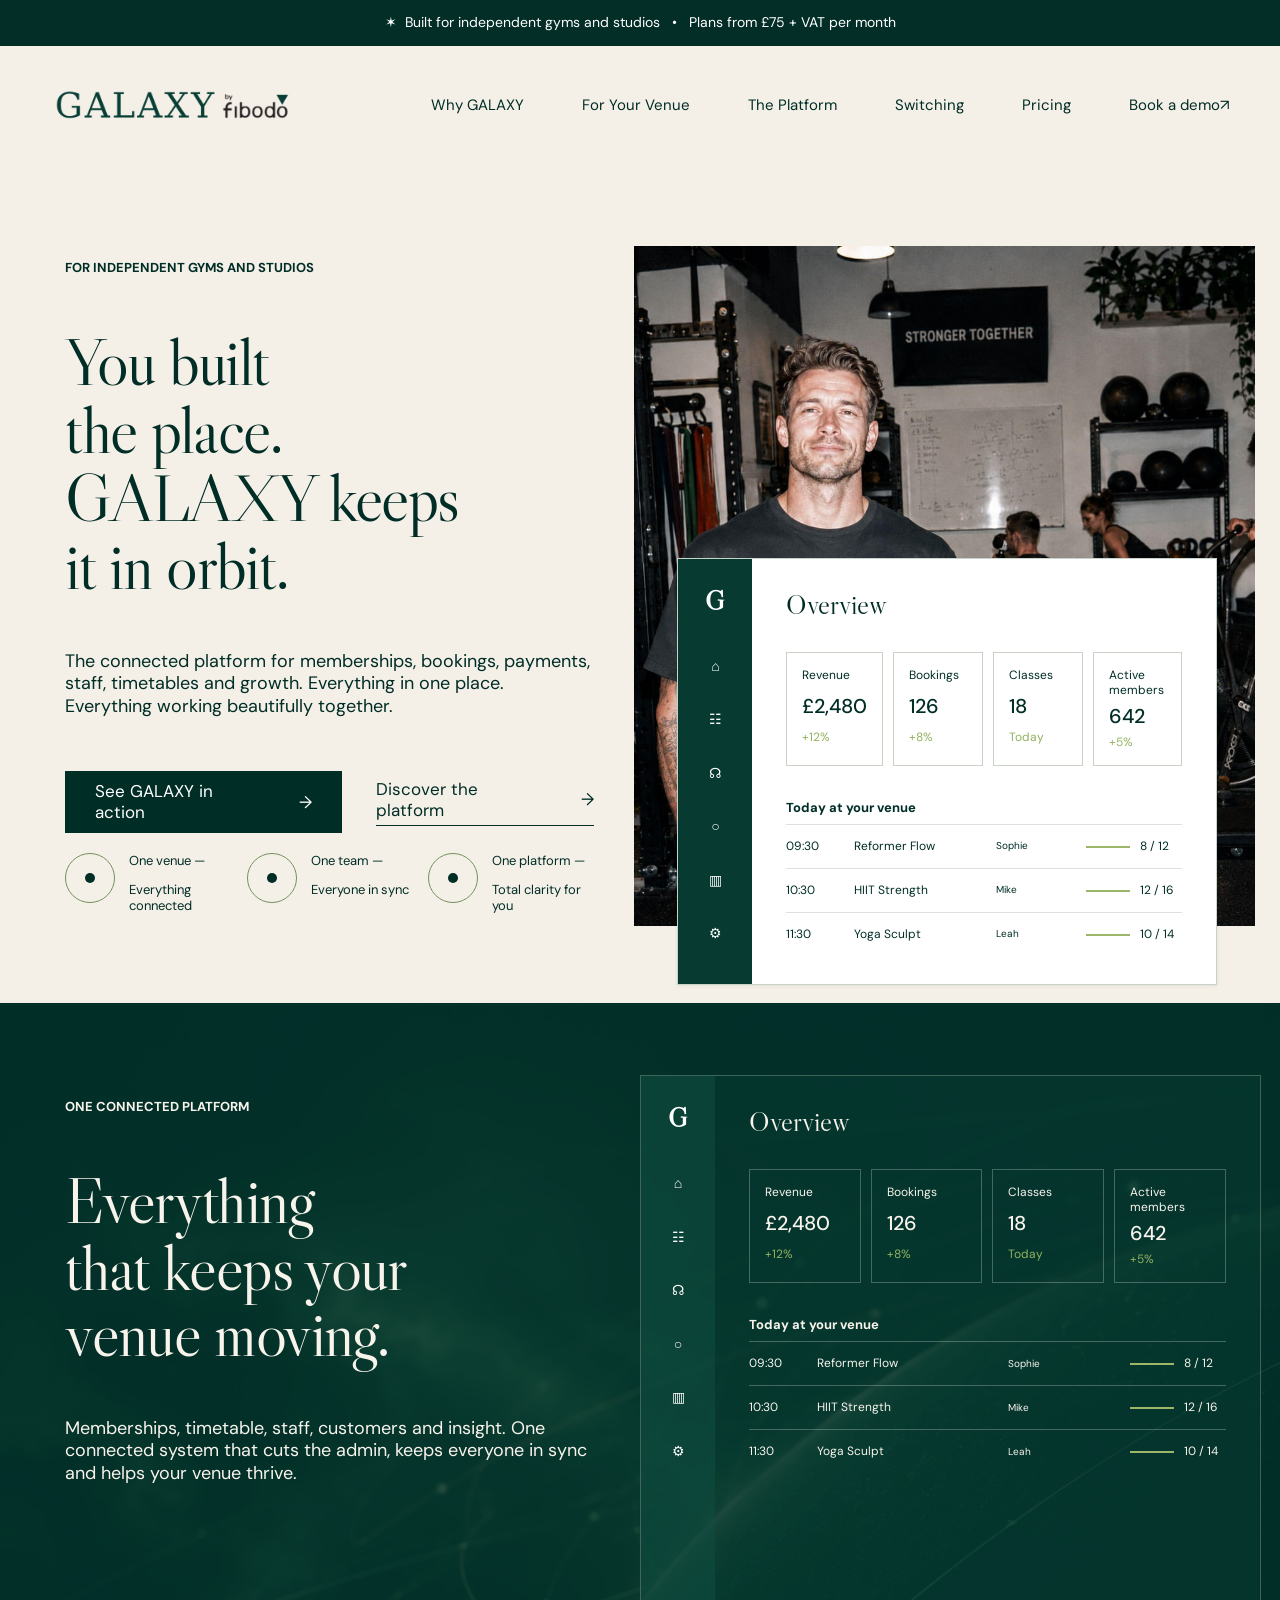
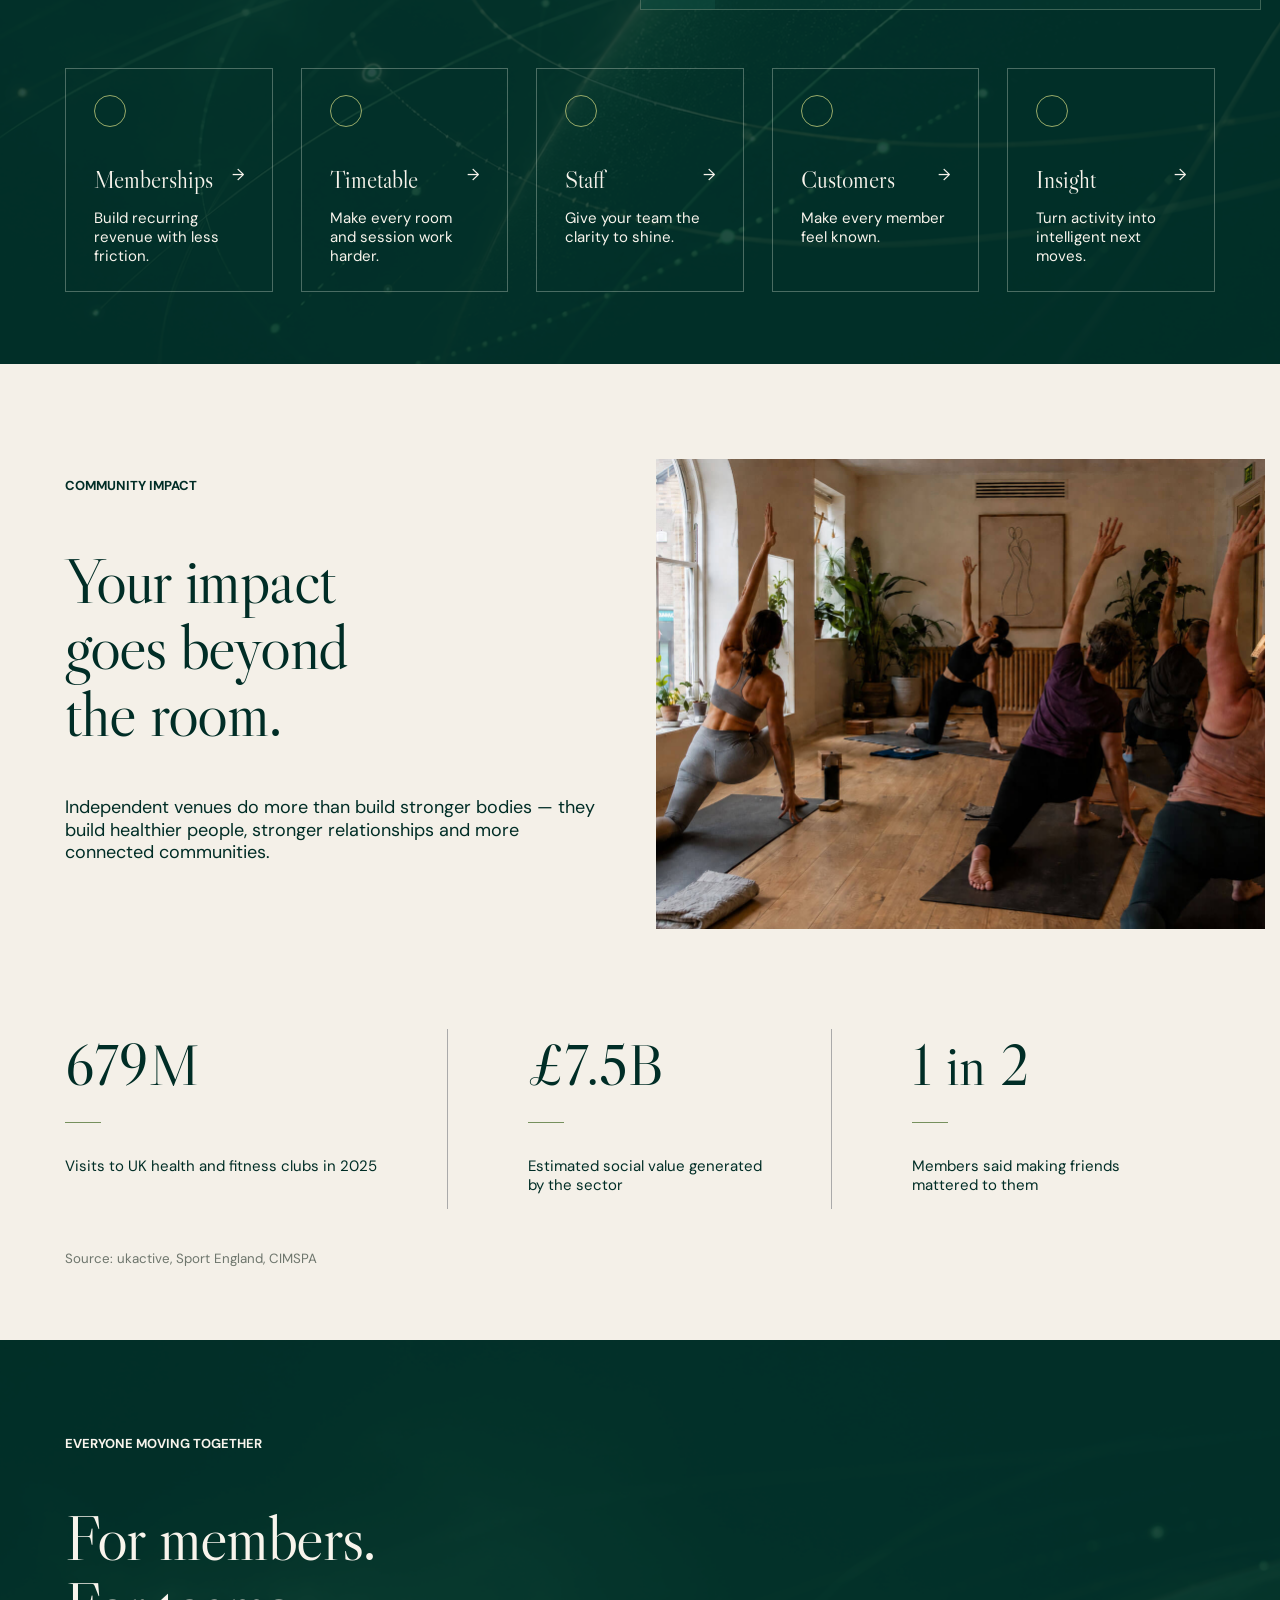
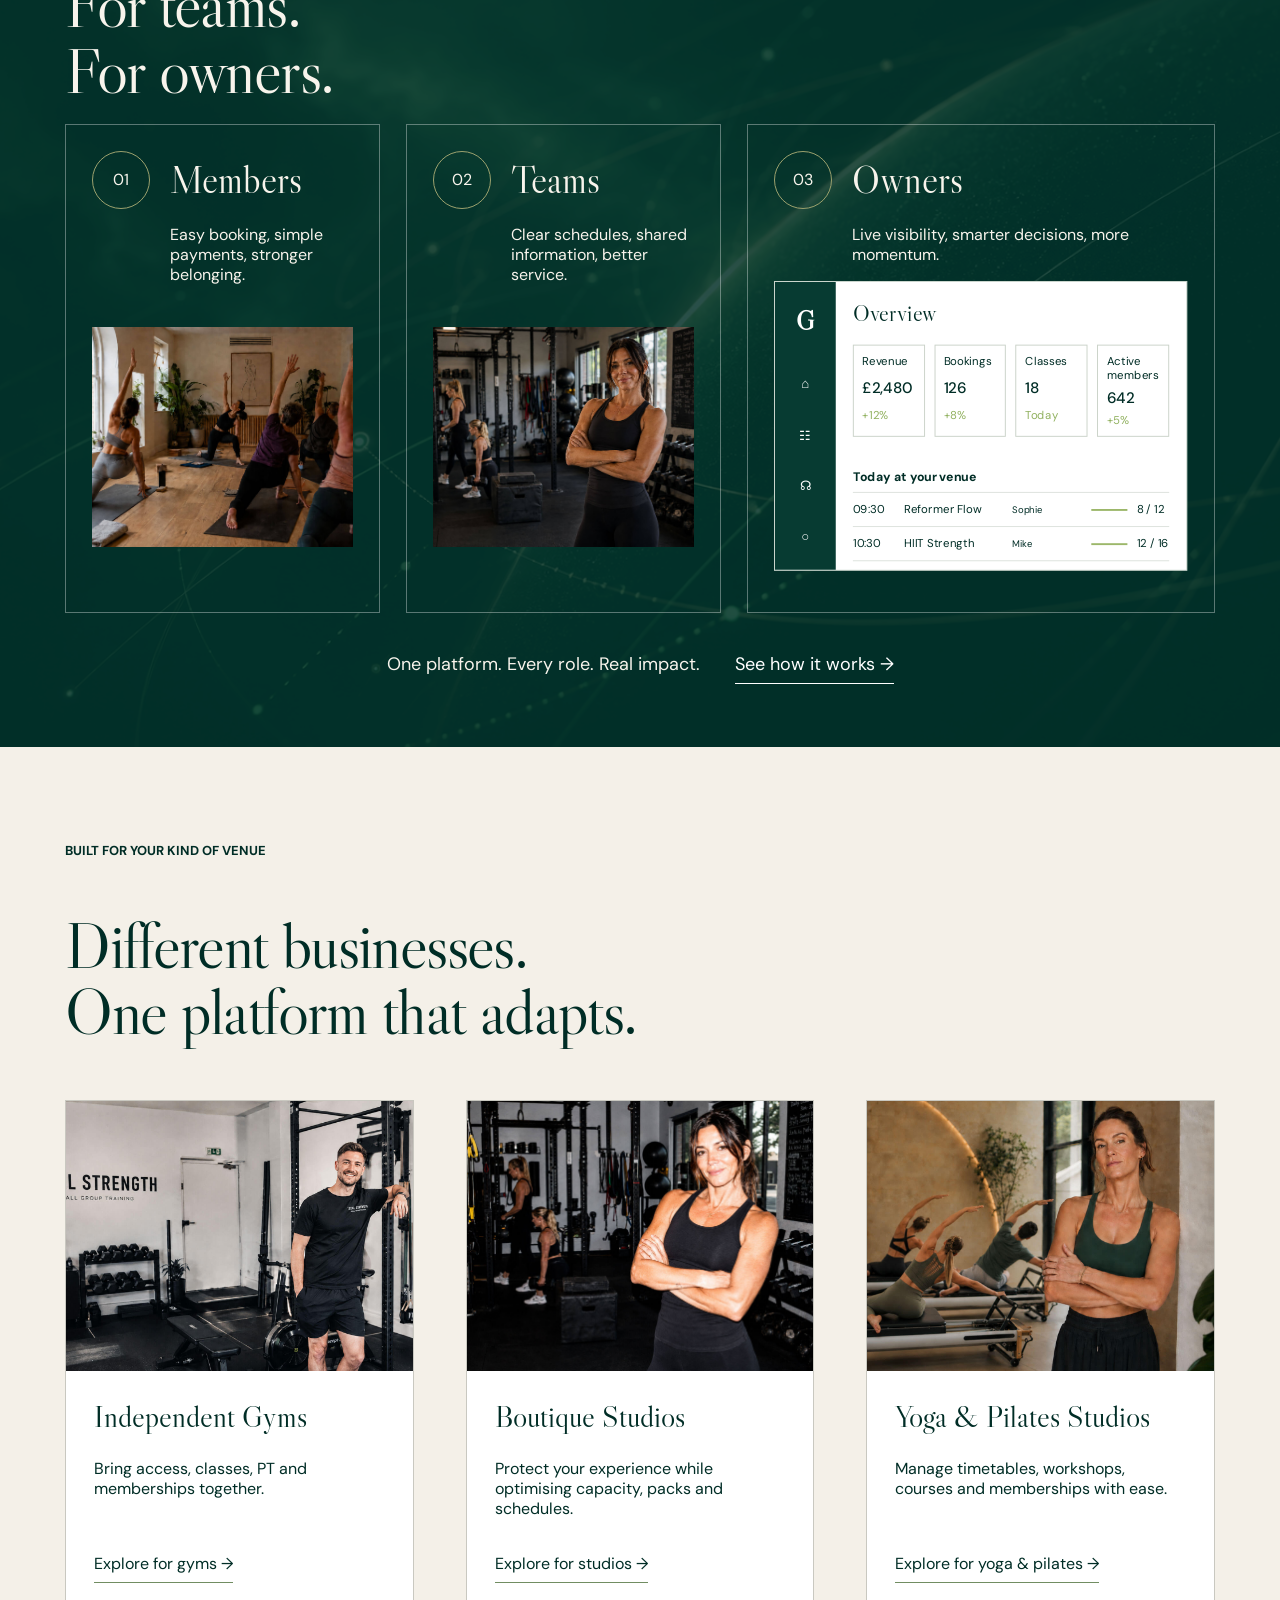
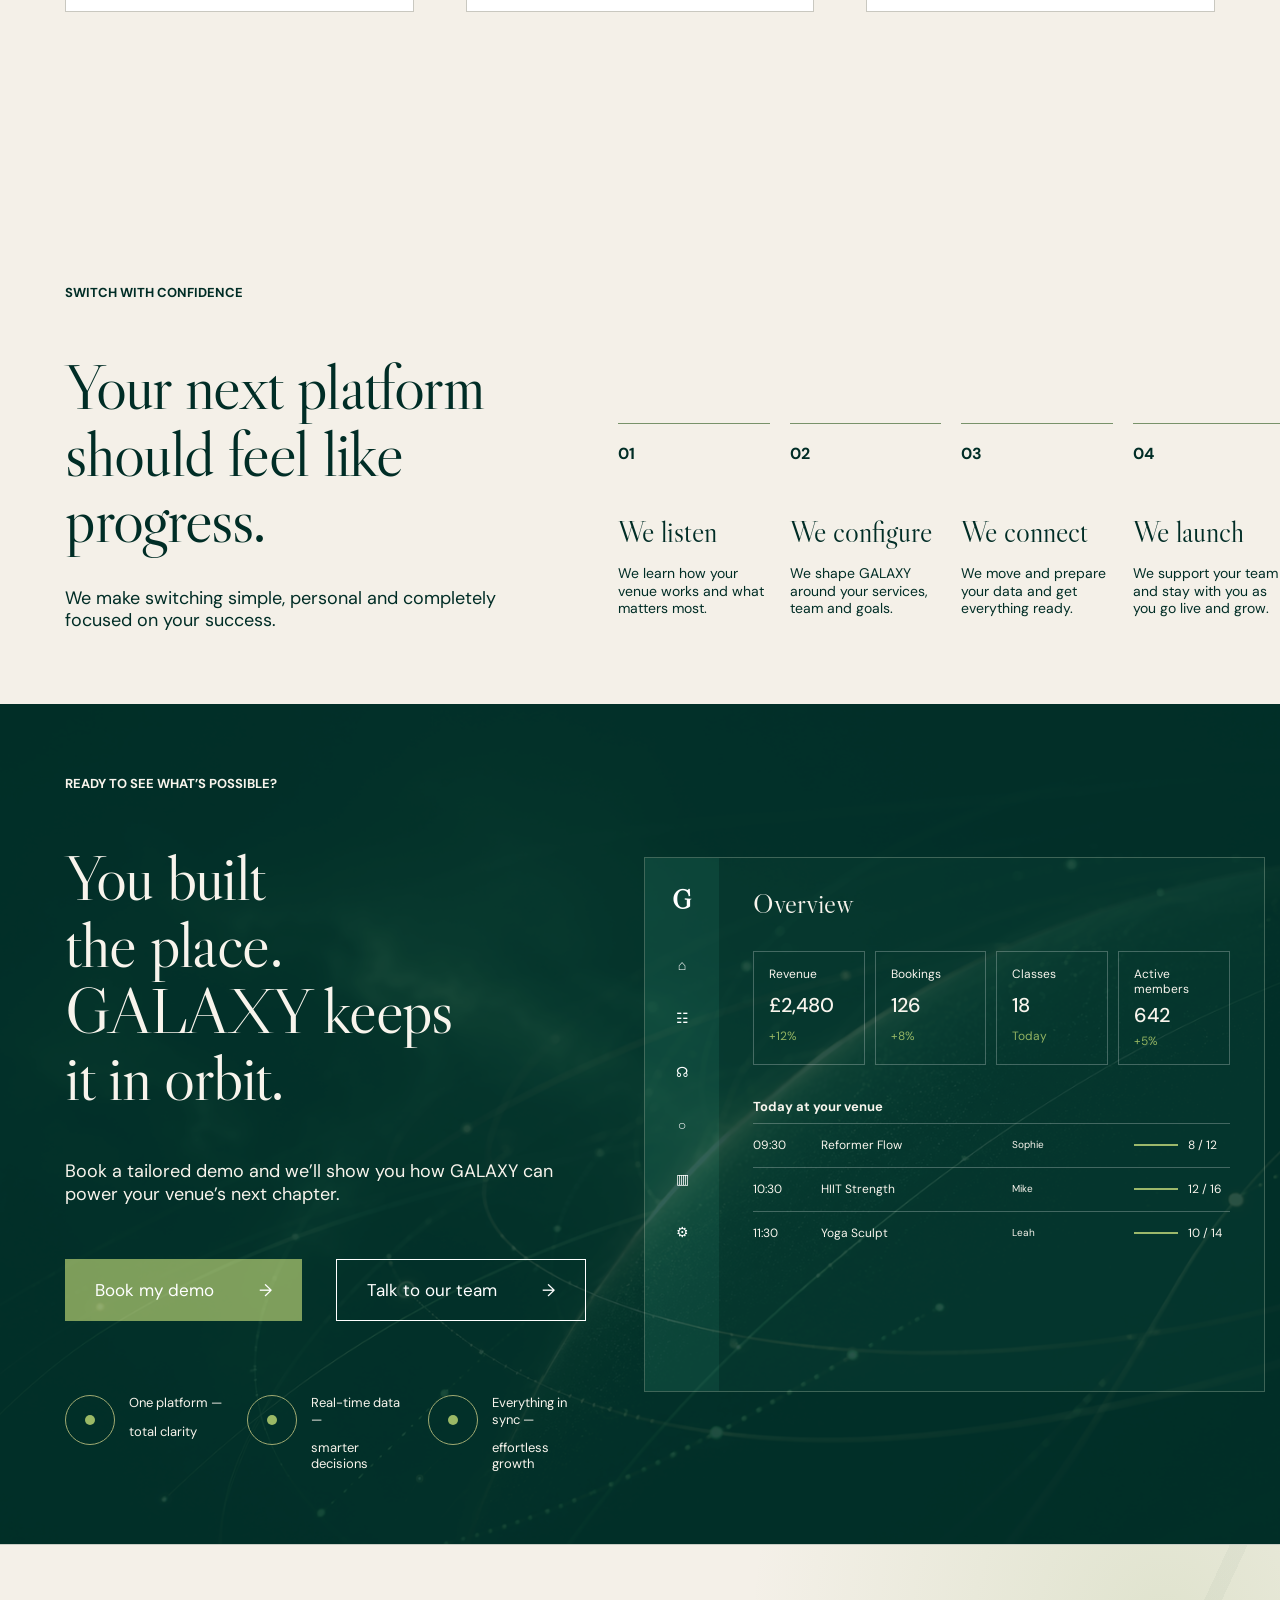
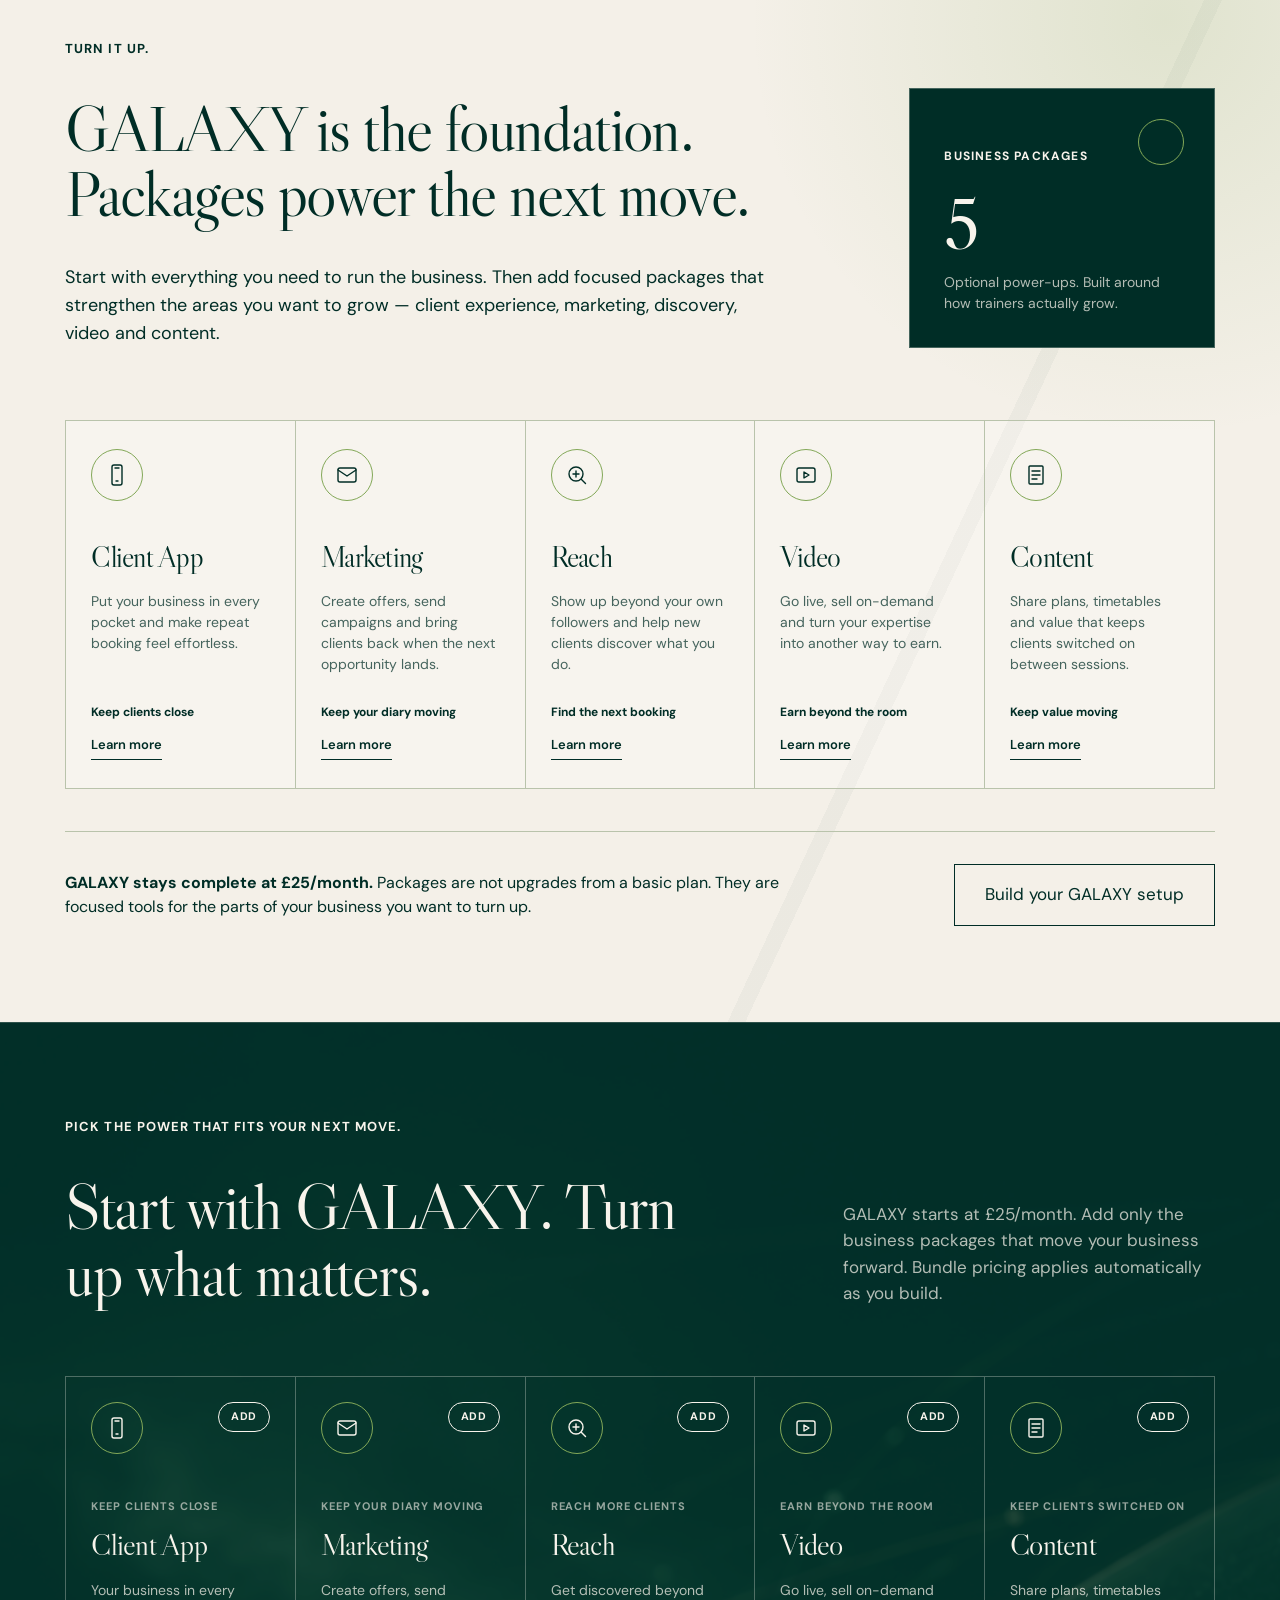
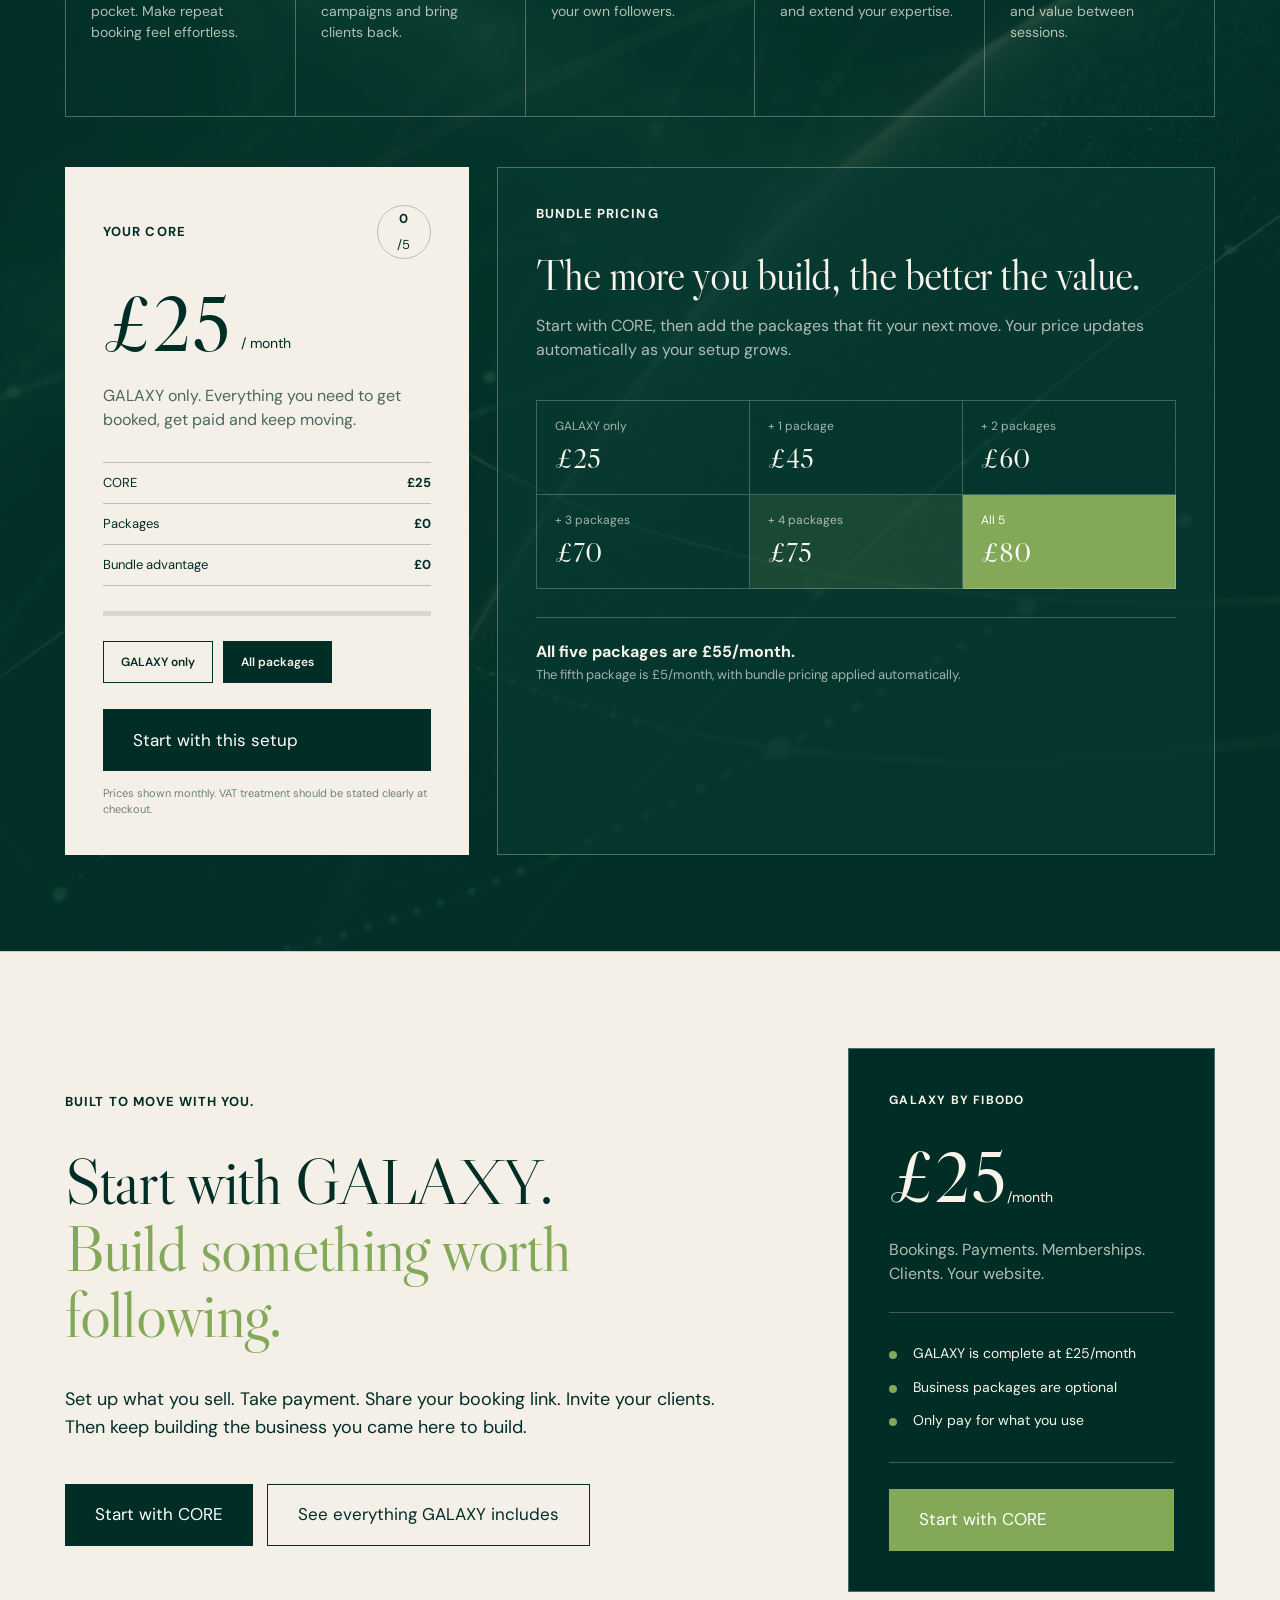
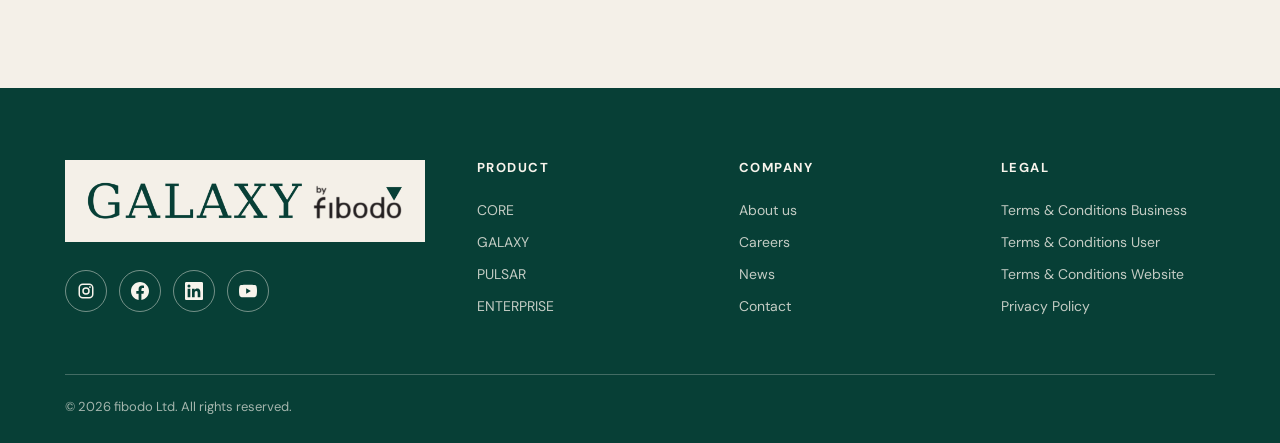
<file: index.html>
<!doctype html>
<html lang="en">

<head>
  <meta charset="utf-8">
  <meta name="viewport" content="width=device-width,initial-scale=1">
  <meta name="description" content="GALAXY by fibodo — the connected platform for independent gyms and studios.">
  <title>GALAXY by fibodo</title>
  <link rel="preconnect" href="https://fonts.googleapis.com">
  <link rel="preconnect" href="https://fonts.gstatic.com" crossorigin>
  <link
    href="https://fonts.googleapis.com/css2?family=DM+Sans:wght@400;500;600;700&family=Libre+Caslon+Display&display=swap"
    rel="stylesheet">
  <link rel="stylesheet" href="main.css">
  <link rel="stylesheet" href="core-sections.css">
  <link rel="stylesheet" href="footer.css">
</head>

<body>
  <a class="skip" href="#main">Skip to content</a>
  <div class="announcement">✶&nbsp; Built for independent gyms and studios &nbsp;&nbsp;•&nbsp;&nbsp; Plans from £75 +
    VAT per month</div>
  <header class="header">
    <a class="site-logo" href="#top" aria-label="GALAXY by fibodo home">
      <img src="images/galaxy-by-fibodo-logo.png" alt="GALAXY by fibodo">
    </a>
    <button class="menu-toggle" aria-expanded="false"
      aria-controls="nav"><span></span><span></span><span></span></button>
    <nav id="nav">
      <a href="#why">Why GALAXY</a><a href="#venues">For Your Venue</a><a href="#platform">The Platform</a><a
        href="#switching">Switching</a><a href="#pricing">Pricing</a><a href="#demo">Book a demo↗</a>
    </nav>
  </header>
  <main id="main">
    <section class="hero light" id="why">
      <div class="hero-copy reveal">
        <p class="eyebrow">FOR INDEPENDENT GYMS AND STUDIOS</p>
        <h1>You built<br>the place.<br>GALAXY keeps<br>it in orbit.</h1>
        <p class="lead">The connected platform for memberships, bookings, payments, staff, timetables and growth.
          Everything in one place. Everything working beautifully together.</p>
        <div class="actions"><a class="btn dark" href="#demo">See GALAXY in action <span>→</span></a><a
            class="text-link" href="#platform">Discover the platform <span>→</span></a></div>
        <div class="proof">
          <div><i></i><span>One venue —<b>Everything connected</b></span></div>
          <div><i></i><span>One team —<b>Everyone in sync</b></span></div>
          <div><i></i><span>One platform —<b>Total clarity for you</b></span></div>
        </div>
      </div>
      <div class="hero-visual reveal">
        <img src="images/Small-Group-Owner---Pride.jpg" alt="Independent gym owner in his venue">
        <div class="dashboard hero-dashboard">
          <aside><strong>G</strong><span>⌂</span><span>☷</span><span>☊</span><span>○</span><span>▥</span><span>⚙</span>
          </aside>
          <div class="dash-body">
            <h3>Overview</h3>
            <div class="metrics">
              <div><small>Revenue</small><b>£2,480</b><em>+12%</em></div>
              <div><small>Bookings</small><b>126</b><em>+8%</em></div>
              <div><small>Classes</small><b>18</b><em>Today</em></div>
              <div><small>Active members</small><b>642</b><em>+5%</em></div>
            </div>
            <h4>Today at your venue</h4>
            <div class="class-row"><time>09:30</time><span>Reformer Flow</span><small>Sophie</small><i></i><b>8 / 12</b>
            </div>
            <div class="class-row"><time>10:30</time><span>HIIT Strength</span><small>Mike</small><i></i><b>12 / 16</b>
            </div>
            <div class="class-row"><time>11:30</time><span>Yoga Sculpt</span><small>Leah</small><i></i><b>10 / 14</b>
            </div>
          </div>
        </div>
      </div>
    </section>

    <section class="platform dark-section orbit" id="platform">
      <div class="platform-top">
        <div class="platform-copy reveal">
          <p class="eyebrow">ONE CONNECTED PLATFORM</p>
          <h2>Everything<br>that keeps your<br>venue moving.</h2>
          <p class="lead">Memberships, timetable, staff, customers and insight. One connected system that cuts the
            admin, keeps everyone in sync and helps your venue thrive.</p>
        </div>
        <div class="dashboard dark-dashboard reveal">
          <aside><strong>G</strong><span>⌂</span><span>☷</span><span>☊</span><span>○</span><span>▥</span><span>⚙</span>
          </aside>
          <div class="dash-body">
            <h3>Overview</h3>
            <div class="metrics">
              <div><small>Revenue</small><b>£2,480</b><em>+12%</em></div>
              <div><small>Bookings</small><b>126</b><em>+8%</em></div>
              <div><small>Classes</small><b>18</b><em>Today</em></div>
              <div><small>Active members</small><b>642</b><em>+5%</em></div>
            </div>
            <h4>Today at your venue</h4>
            <div class="class-row"><time>09:30</time><span>Reformer Flow</span><small>Sophie</small><i></i><b>8 / 12</b>
            </div>
            <div class="class-row"><time>10:30</time><span>HIIT Strength</span><small>Mike</small><i></i><b>12 / 16</b>
            </div>
            <div class="class-row"><time>11:30</time><span>Yoga Sculpt</span><small>Leah</small><i></i><b>10 / 14</b>
            </div>
          </div>
        </div>
      </div>
      <div class="feature-row reveal">
        <article><i></i>
          <h3>Memberships</h3><span>→</span>
          <p>Build recurring revenue with less friction.</p>
        </article>
        <article><i></i>
          <h3>Timetable</h3><span>→</span>
          <p>Make every room and session work harder.</p>
        </article>
        <article><i></i>
          <h3>Staff</h3><span>→</span>
          <p>Give your team the clarity to shine.</p>
        </article>
        <article><i></i>
          <h3>Customers</h3><span>→</span>
          <p>Make every member feel known.</p>
        </article>
        <article><i></i>
          <h3>Insight</h3><span>→</span>
          <p>Turn activity into intelligent next moves.</p>
        </article>
      </div>
    </section>

    <section class="impact light">
      <div class="impact-grid">
        <div class="reveal">
          <p class="eyebrow">COMMUNITY IMPACT</p>
          <h2>Your impact<br>goes beyond<br>the room.</h2>
          <p class="lead">Independent venues do more than build stronger bodies — they build healthier people, stronger
            relationships and more connected communities.</p>
        </div>
        <div class="impact-image reveal"><img src="images/Yoga-Studio.jpg"
            alt="Group fitness class in an independent studio"></div>
      </div>
      <div class="stats reveal">
        <article><strong>679M</strong><i></i>
          <p>Visits to UK health and fitness clubs in 2025</p>
        </article>
        <article><strong>£7.5B</strong><i></i>
          <p>Estimated social value generated by the sector</p>
        </article>
        <article><strong>1 in 2</strong><i></i>
          <p>Members said making friends mattered to them</p>
        </article>
      </div>
      <small class="source">Source: ukactive, Sport England, CIMSPA</small>
    </section>

    <section class="roles dark-section orbit">
      <p class="eyebrow">EVERYONE MOVING TOGETHER</p>
      <h2>For members.<br>For teams.<br>For owners.</h2>
      <div class="role-grid">
        <article class="reveal">
          <div class="role-title"><b>01</b>
            <h3>Members</h3>
          </div>
          <p>Easy booking, simple payments, stronger belonging.</p><img src="images/Yoga-Studio.jpg"
            alt="Members taking part in a yoga class">
        </article>
        <article class="reveal">
          <div class="role-title"><b>02</b>
            <h3>Teams</h3>
          </div>
          <p>Clear schedules, shared information, better service.</p><img
            src="images/Functional-Training-Gym-_-Woman-Owner.jpg" alt="Fitness team working in an independent gym">
        </article>
        <article class="reveal">
          <div class="role-title"><b>03</b>
            <h3>Owners</h3>
          </div>
          <p>Live visibility, smarter decisions, more momentum.</p>
          <div class="dashboard mini-dashboard">
            <aside>
              <strong>G</strong><span>⌂</span><span>☷</span><span>☊</span><span>○</span><span>▥</span><span>⚙</span>
            </aside>
            <div class="dash-body">
              <h3>Overview</h3>
              <div class="metrics">
                <div><small>Revenue</small><b>£2,480</b><em>+12%</em></div>
                <div><small>Bookings</small><b>126</b><em>+8%</em></div>
                <div><small>Classes</small><b>18</b><em>Today</em></div>
                <div><small>Active members</small><b>642</b><em>+5%</em></div>
              </div>
              <h4>Today at your venue</h4>
              <div class="class-row"><time>09:30</time><span>Reformer Flow</span><small>Sophie</small><i></i><b>8 /
                  12</b></div>
              <div class="class-row"><time>10:30</time><span>HIIT Strength</span><small>Mike</small><i></i><b>12 /
                  16</b></div>
              <div class="class-row"><time>11:30</time><span>Yoga Sculpt</span><small>Leah</small><i></i><b>10 / 14</b>
              </div>
            </div>
          </div>
        </article>
      </div>
      <div class="role-footer">One platform. Every role. Real impact. <a href="#platform">See how it works
          <span>→</span></a></div>
    </section>

    <section class="venues light" id="venues">
      <p class="eyebrow">BUILT FOR YOUR KIND OF VENUE</p>
      <h2>Different businesses.<br>One platform that adapts.</h2>
      <div class="venue-grid">
        <article class="reveal"><img src="images/Total-Strength---SMPT.jpg" alt="Independent strength gym owner">
          <div>
            <h3>Independent Gyms</h3>
            <p>Bring access, classes, PT and memberships together.</p><a href="#demo">Explore for gyms
              <span>→</span></a>
          </div>
        </article>
        <article class="reveal"><img src="images/Small-Group-Owner---Woman.jpg" alt="Boutique fitness studio owner">
          <div>
            <h3>Boutique Studios</h3>
            <p>Protect your experience while optimising capacity, packs and schedules.</p><a href="#demo">Explore for
              studios <span>→</span></a>
          </div>
        </article>
        <article class="reveal"><img src="images/Pilates-Studio-Owner---Profile-Pose.jpg"
            alt="Pilates studio owner with a class">
          <div>
            <h3>Yoga &amp; Pilates Studios</h3>
            <p>Manage timetables, workshops, courses and memberships with ease.</p><a href="#demo">Explore for yoga
              &amp; pilates <span>→</span></a>
          </div>
        </article>
      </div>
    </section>

    <section class="switching light" id="switching">
      <div>
        <p class="eyebrow">SWITCH WITH CONFIDENCE</p>
        <h2>Your next platform<br>should feel like progress.</h2>
        <p class="lead">We make switching simple, personal and completely focused on your success.</p>
      </div>
      <div class="steps">
        <article><b>01</b>
          <h3>We listen</h3>
          <p>We learn how your venue works and what matters most.</p>
        </article>
        <article><b>02</b>
          <h3>We configure</h3>
          <p>We shape GALAXY around your services, team and goals.</p>
        </article>
        <article><b>03</b>
          <h3>We connect</h3>
          <p>We move and prepare your data and get everything ready.</p>
        </article>
        <article><b>04</b>
          <h3>We launch</h3>
          <p>We support your team and stay with you as you go live and grow.</p>
        </article>
      </div>
    </section>

    <section class="cta dark-section orbit" id="demo">
      <div class="cta-copy reveal">
        <p class="eyebrow">READY TO SEE WHAT’S POSSIBLE?</p>
        <h2>You built<br>the place.<br>GALAXY keeps<br>it in orbit.</h2>
        <p class="lead">Book a tailored demo and we’ll show you how GALAXY can power your venue’s next chapter.</p>
        <div class="actions"><a class="btn green" href="mailto:sales@fibodo.com">Book my demo <span>→</span></a><a
            class="btn outline" href="mailto:sales@fibodo.com">Talk to our team <span>→</span></a></div>
        <div class="proof">
          <div><i></i><span>One platform —<b>total clarity</b></span></div>
          <div><i></i><span>Real-time data —<b>smarter decisions</b></span></div>
          <div><i></i><span>Everything in sync —<b>effortless growth</b></span></div>
        </div>
      </div>
      <div class="dashboard dark-dashboard reveal">
        <aside><strong>G</strong><span>⌂</span><span>☷</span><span>☊</span><span>○</span><span>▥</span><span>⚙</span>
        </aside>
        <div class="dash-body">
          <h3>Overview</h3>
          <div class="metrics">
            <div><small>Revenue</small><b>£2,480</b><em>+12%</em></div>
            <div><small>Bookings</small><b>126</b><em>+8%</em></div>
            <div><small>Classes</small><b>18</b><em>Today</em></div>
            <div><small>Active members</small><b>642</b><em>+5%</em></div>
          </div>
          <h4>Today at your venue</h4>
          <div class="class-row"><time>09:30</time><span>Reformer Flow</span><small>Sophie</small><i></i><b>8 / 12</b>
          </div>
          <div class="class-row"><time>10:30</time><span>HIIT Strength</span><small>Mike</small><i></i><b>12 / 16</b>
          </div>
          <div class="class-row"><time>11:30</time><span>Yoga Sculpt</span><small>Leah</small><i></i><b>10 / 14</b>
          </div>
        </div>
      </div>
    </section>



    <section id="package-explainer" class="package-explainer section-panel section-break"
      aria-label="GALAXY business package explainer">
      <div class="package-explainer-bg" aria-hidden="true"></div>
      <div class="container package-explainer-wrap reveal">
        <div class="package-explainer-top">
          <div class="package-explainer-copy">
            <span class="eyebrow">Turn it up.</span>
            <h2>GALAXY is the foundation. Packages power the next move.</h2>
            <p>Start with everything you need to run the business. Then add focused packages that strengthen the areas
              you want to grow — client experience, marketing, discovery, video and content.</p>
          </div>

          <aside class="package-explainer-panel" aria-label="Business package summary">
            <span>Business packages</span>
            <strong>5</strong>
            <p>Optional power-ups. Built around how trainers actually grow.</p>
          </aside>
        </div>

        <div class="package-explainer-grid" aria-label="GALAXY business package areas">
          <article class="explainer-card" style="--accent:#9b5cff">
            <span class="explainer-icon" aria-hidden="true">
              <svg viewBox="0 0 24 24">
                <rect x="7" y="2" width="10" height="20" rx="2" />
                <path d="M11 18h2M10 5h4" />
              </svg>
            </span>
            <h3>Client App</h3>
            <p>Put your business in every pocket and make repeat booking feel effortless.</p>
            <small>Keep clients close</small>
            <button class="explainer-learn-more" type="button" data-package-modal-open="client-app">Learn more</button>
          </article>

          <article class="explainer-card" style="--accent:#2488d4">
            <span class="explainer-icon" aria-hidden="true">
              <svg viewBox="0 0 24 24">
                <rect x="3" y="5" width="18" height="14" rx="2" />
                <path d="m3 7 9 6 9-6" />
              </svg>
            </span>
            <h3>Marketing</h3>
            <p>Create offers, send campaigns and bring clients back when the next opportunity lands.</p>
            <small>Keep your diary moving</small>
            <button class="explainer-learn-more" type="button" data-package-modal-open="marketing">Learn more</button>
          </article>

          <article class="explainer-card" style="--accent:#34c987">
            <span class="explainer-icon" aria-hidden="true">
              <svg viewBox="0 0 24 24">
                <circle cx="11" cy="11" r="7" />
                <path d="m16.5 16.5 4 4" />
                <path d="M11 8v6M8 11h6" />
              </svg>
            </span>
            <h3>Reach</h3>
            <p>Show up beyond your own followers and help new clients discover what you do.</p>
            <small>Find the next booking</small>
            <button class="explainer-learn-more" type="button" data-package-modal-open="reach">Learn more</button>
          </article>

          <article class="explainer-card" style="--accent:#ff8a1f">
            <span class="explainer-icon" aria-hidden="true">
              <svg viewBox="0 0 24 24">
                <rect x="3" y="5" width="18" height="14" rx="2" />
                <path d="m10 9 5 3-5 3Z" />
              </svg>
            </span>
            <h3>Video</h3>
            <p>Go live, sell on-demand and turn your expertise into another way to earn.</p>
            <small>Earn beyond the room</small>
            <button class="explainer-learn-more" type="button" data-package-modal-open="video">Learn more</button>
          </article>

          <article class="explainer-card" style="--accent:#20c7b5">
            <span class="explainer-icon" aria-hidden="true">
              <svg viewBox="0 0 24 24">
                <path d="M6 3h12a1 1 0 0 1 1 1v16a1 1 0 0 1-1 1H6a1 1 0 0 1-1-1V4a1 1 0 0 1 1-1Z" />
                <path d="M8 8h8M8 12h8M8 16h5" />
              </svg>
            </span>
            <h3>Content</h3>
            <p>Share plans, timetables and value that keeps clients switched on between sessions.</p>
            <small>Keep value moving</small>
            <button class="explainer-learn-more" type="button" data-package-modal-open="content">Learn more</button>
          </article>
        </div>

        <div class="package-explainer-footer">
          <p><strong>GALAXY stays complete at £25/month.</strong> Packages are not upgrades from a basic plan. They are
            focused tools for the parts of your business you want to turn up.</p>
          <a class="btn btn-outline-lime" href="https://web.fibodo.com/signup/information?app=c1" target="_blank"
            rel="noopener noreferrer">Build your GALAXY setup</a>
        </div>
      </div>
      <div class="package-modal" data-package-modal hidden>
        <div class="package-modal-backdrop" data-package-modal-close></div>
        <section class="package-modal-panel" role="dialog" aria-modal="true" aria-labelledby="packageModalTitle"
          aria-describedby="packageModalCopy" tabindex="-1">
          <button class="package-modal-close" type="button" data-package-modal-close
            aria-label="Close package details">×</button>
          <span class="package-modal-kicker" data-package-modal-kicker></span>
          <h3 id="packageModalTitle" data-package-modal-title></h3>
          <p id="packageModalCopy" data-package-modal-copy></p>
          <ul class="package-modal-list" data-package-modal-list></ul>
          <a class="package-modal-cta" href="https://web.fibodo.com/signup/information?app=c1" target="_blank"
            rel="noopener noreferrer" data-package-modal-close>Build your package</a>
        </section>
      </div>
    </section>


    <section id="packages" class="core-packages core-five-builder section-panel section-break"
      aria-label="GALAXY package builder">
      <div class="container" data-core-builder>
        <div class="core-five-hero reveal">
          <div class="core-five-copy">
            <span class="eyebrow">Pick the power that fits your next move.</span>
            <h2>Start with GALAXY. Turn up what matters.</h2>
            <p>GALAXY starts at £25/month. Add only the business packages that move your business forward. Bundle pricing
              applies automatically as you build.</p>
          </div>
        </div>

        <div class="core-five-grid reveal" aria-label="Choose GALAXY business packages">
          <article class="core-package-tile" data-package-card="client-app" style="--accent:#9b5cff" tabindex="0"
            role="button" aria-pressed="false">
            <div class="tile-glow"></div>
            <div class="tile-top">
              <span class="tile-icon" aria-hidden="true">
                <svg viewBox="0 0 24 24">
                  <rect x="7" y="2" width="10" height="20" rx="2" />
                  <path d="M11 18h2M10 5h4" />
                </svg>
              </span>
              <span class="tile-state">Add</span>
            </div>
            <span class="tile-kicker">Keep clients close</span>
            <h3>Client App</h3>
            <p>Your business in every pocket. Make repeat booking feel effortless.</p>
            <input type="checkbox" value="client-app" data-package-input aria-label="Add Client App to CORE">
          </article>

          <article class="core-package-tile" data-package-card="marketing" style="--accent:#2488d4" tabindex="0"
            role="button" aria-pressed="false">
            <div class="tile-glow"></div>
            <div class="tile-top">
              <span class="tile-icon" aria-hidden="true">
                <svg viewBox="0 0 24 24">
                  <rect x="3" y="5" width="18" height="14" rx="2" />
                  <path d="m3 7 9 6 9-6" />
                </svg>
              </span>
              <span class="tile-state">Add</span>
            </div>
            <span class="tile-kicker">Keep your diary moving</span>
            <h3>Marketing</h3>
            <p>Create offers, send campaigns and bring clients back.</p>
            <input type="checkbox" value="marketing" data-package-input aria-label="Add Marketing to CORE">
          </article>

          <article class="core-package-tile" data-package-card="reach" style="--accent:#34c987" tabindex="0"
            role="button" aria-pressed="false">
            <div class="tile-glow"></div>
            <div class="tile-top">
              <span class="tile-icon" aria-hidden="true">
                <svg viewBox="0 0 24 24">
                  <circle cx="11" cy="11" r="7" />
                  <path d="m16.5 16.5 4 4" />
                  <path d="M11 8v6M8 11h6" />
                </svg>
              </span>
              <span class="tile-state">Add</span>
            </div>
            <span class="tile-kicker">Reach more clients</span>
            <h3>Reach</h3>
            <p>Get discovered beyond your own followers.</p>
            <input type="checkbox" value="reach" data-package-input aria-label="Add Reach to CORE">
          </article>

          <article class="core-package-tile" data-package-card="video" style="--accent:#ff8a1f" tabindex="0"
            role="button" aria-pressed="false">
            <div class="tile-glow"></div>
            <div class="tile-top">
              <span class="tile-icon" aria-hidden="true">
                <svg viewBox="0 0 24 24">
                  <rect x="3" y="5" width="18" height="14" rx="2" />
                  <path d="m10 9 5 3-5 3Z" />
                </svg>
              </span>
              <span class="tile-state">Add</span>
            </div>
            <span class="tile-kicker">Earn beyond the room</span>
            <h3>Video</h3>
            <p>Go live, sell on-demand and extend your expertise.</p>
            <input type="checkbox" value="video" data-package-input aria-label="Add Video to CORE">
          </article>

          <article class="core-package-tile" data-package-card="content" style="--accent:#20c7b5" tabindex="0"
            role="button" aria-pressed="false">
            <div class="tile-glow"></div>
            <div class="tile-top">
              <span class="tile-icon" aria-hidden="true">
                <svg viewBox="0 0 24 24">
                  <path d="M6 3h12a1 1 0 0 1 1 1v16a1 1 0 0 1-1 1H6a1 1 0 0 1-1-1V4a1 1 0 0 1 1-1Z" />
                  <path d="M8 8h8M8 12h8M8 16h5" />
                </svg>
              </span>
              <span class="tile-state">Add</span>
            </div>
            <span class="tile-kicker">Keep clients switched on</span>
            <h3>Content</h3>
            <p>Share plans, timetables and value between sessions.</p>
            <input type="checkbox" value="content" data-package-input aria-label="Add Content to CORE">
          </article>
        </div>

        <div class="core-builder-bottom reveal" aria-label="GALAXY bundle pricing and selected package total">
          <aside class="core-price-panel" aria-label="Your GALAXY package total">
            <div class="price-panel-top">
              <span class="eyebrow">Your CORE</span>
              <span class="package-count"><strong id="bundleCount">0</strong>/5</span>
            </div>

            <div class="price-total">
              <strong id="bundleTotal">£25</strong>
              <span>/ month</span>
            </div>

            <p id="bundleLine">GALAXY only. Everything you need to get booked, get paid and keep moving.</p>

            <div class="price-stack">
              <div><span>CORE</span><strong>£25</strong></div>
              <div><span>Packages</span><strong id="packageTotal">£0</strong></div>
              <div><span>Bundle advantage</span><strong id="bundleSaving">£0</strong></div>
            </div>

            <div class="bundle-progress" aria-hidden="true"><i id="bundleProgress"></i></div>

            <div class="price-actions">
              <button class="core-mini-action" type="button" data-bundle-action="clear">GALAXY only</button>
              <button class="core-mini-action is-dark" type="button" data-bundle-action="all">All packages</button>
            </div>

            <a class="btn btn-primary core-price-cta" href="https://web.fibodo.com/signup/information?app=c1"
              target="_blank" rel="noopener noreferrer">Start with this setup</a>
            <small class="price-note">Prices shown monthly. VAT treatment should be stated clearly at checkout.</small>
          </aside>

          <aside class="bundle-value-panel" aria-label="Bundle pricing explanation">
            <span class="eyebrow">Bundle pricing</span>
            <h3>The more you build, the better the value.</h3>
            <p>Start with CORE, then add the packages that fit your next move. Your price updates automatically as your
              setup grows.</p>

            <div class="bundle-rate-grid" aria-label="GALAXY bundle pricing table">
              <div class="bundle-rate is-base"><span>GALAXY only</span><strong>£25</strong></div>
              <div class="bundle-rate"><span>+ 1 package</span><strong>£45</strong></div>
              <div class="bundle-rate"><span>+ 2 packages</span><strong>£60</strong></div>
              <div class="bundle-rate"><span>+ 3 packages</span><strong>£70</strong></div>
              <div class="bundle-rate is-highlight"><span>+ 4 packages</span><strong>£75</strong></div>
              <div class="bundle-rate is-best"><span>All 5</span><strong>£80</strong></div>
            </div>

            <div class="bundle-value-note">
              <strong>All five packages are £55/month.</strong>
              <span>The fifth package is £5/month, with bundle pricing applied automatically.</span>
            </div>
          </aside>
        </div>
      </div>
    </section>





    <!-- /////////////////////////////// -->




    <!-- <section class="premium section-panel">
      <div class="container premium-grid reveal">
        <div class="premium-image" aria-hidden="true"></div>
        <div class="premium-copy">
          <span class="eyebrow">Go full headline.</span>
          <h2>Your name. Your app. Your website.</h2>
          <p>For trainers, creators and studios ready to build a brand people recognise. A bespoke website. A branded
            app. A customer experience that looks, feels and works like yours.</p>
          <a class="btn btn-outline-lime" href="https://web.fibodo.com/signup/information?app=c1" target="_blank"
            rel="noopener noreferrer">Explore Your Own App & Website</a>
        </div>
        <div class="premium-device"><b>Your Brand</b><span>Book a Session</span><i></i></div>
      </div>
    </section> -->

    <section id="pricing" class="final-cta section-panel section-break">
      <div class="container final-grid reveal">
        <div>
          <span class="eyebrow">Built to move with you.</span>
          <h2>Start with GALAXY. <em>Build something worth following.</em></h2>
          <p class="section-copy">Set up what you sell. Take payment. Share your booking link. Invite your clients. Then
            keep building the business you came here to build.</p>
          <div class="hero-actions">
            <a class="btn btn-primary" href="https://web.fibodo.com/signup/information?app=c1" target="_blank"
              rel="noopener noreferrer">Start with CORE</a>
            <a class="btn btn-ghost" href="https://web.fibodo.com/signup/information?app=c1" target="_blank"
              rel="noopener noreferrer">See everything GALAXY includes</a>
          </div>
        </div>
        <article class="price-card glass-panel">
          <span>GALAXY by fibodo</span>
          <strong>£25<small>/month</small></strong>
          <p>Bookings. Payments. Memberships. Clients. Your website.</p>
          <ul>
            <li>GALAXY is complete at £25/month</li>
            <li>Business packages are optional</li>
            <li>Only pay for what you use</li>
          </ul>
          <a class="btn btn-primary" href="https://web.fibodo.com/signup/information?app=c1" target="_blank"
            rel="noopener noreferrer">Start with CORE</a>
        </article>
      </div>
    </section>

  </main>
  <footer class="fibodo-footer" id="site-footer" role="contentinfo">
    <div class="container">
      <div class="fibodo-footer__grid">
        <div class="fibodo-footer__brand">
          <a class="fibodo-footer__logo" href="#top" aria-label="GALAXY by fibodo home"><img
              src="images/galaxy-by-fibodo-logo.png" alt="GALAXY by fibodo"></a>
          <ul class="fibodo-footer__social" aria-label="Social media">
            <li><a href="https://www.instagram.com/fibodo.uk" target="_blank" rel="noopener noreferrer"
                aria-label="Instagram"><svg viewBox="0 0 24 24" aria-hidden="true">
                  <path
                    d="M7.8 2h8.4A5.8 5.8 0 0 1 22 7.8v8.4a5.8 5.8 0 0 1-5.8 5.8H7.8A5.8 5.8 0 0 1 2 16.2V7.8A5.8 5.8 0 0 1 7.8 2Zm-.2 2A3.6 3.6 0 0 0 4 7.6v8.8A3.6 3.6 0 0 0 7.6 20h8.8a3.6 3.6 0 0 0 3.6-3.6V7.6A3.6 3.6 0 0 0 16.4 4H7.6Zm9.65 1.5a1.25 1.25 0 1 1 0 2.5 1.25 1.25 0 0 1 0-2.5ZM12 7a5 5 0 1 1 0 10 5 5 0 0 1 0-10Zm0 2a3 3 0 1 0 0 6 3 3 0 0 0 0-6Z" />
                </svg></a></li>
            <li><a href="https://www.facebook.com/61566156836381" target="_blank" rel="noopener noreferrer"
                aria-label="Facebook"><svg viewBox="0 0 24 24" aria-hidden="true">
                  <path
                    d="M24 12.07C24 5.4 18.63 0 12 0S0 5.4 0 12.07C0 18.1 4.39 23.1 10.13 24v-8.44H7.08v-3.49h3.05V9.41c0-3.03 1.79-4.7 4.53-4.7 1.31 0 2.69.24 2.69.24v2.97h-1.51c-1.49 0-1.96.93-1.96 1.89v2.26h3.33l-.53 3.49h-2.8V24C19.61 23.1 24 18.1 24 12.07Z" />
                </svg></a></li>
            <li><a href="https://uk.linkedin.com/company/fibodo" target="_blank" rel="noopener noreferrer"
                aria-label="LinkedIn"><svg viewBox="0 0 24 24" aria-hidden="true">
                  <path
                    d="M20.45 20.45h-3.56v-5.57c0-1.33-.03-3.04-1.85-3.04-1.85 0-2.14 1.45-2.14 2.94v5.67H9.34V8.98h3.42v1.57h.05c.47-.9 1.64-1.85 3.37-1.85 3.61 0 4.27 2.37 4.27 5.46v6.29ZM5.32 7.41a2.06 2.06 0 1 1 0-4.12 2.06 2.06 0 0 1 0 4.12Zm1.78 13.04H3.54V8.98H7.1v11.47ZM22.23 0H1.77C.79 0 0 .77 0 1.73v20.54C0 23.23.79 24 1.77 24h20.46c.98 0 1.77-.77 1.77-1.73V1.73C24 .77 23.21 0 22.23 0Z" />
                </svg></a></li>
            <li><a href="https://www.youtube.com/@fibodo" target="_blank" rel="noopener noreferrer"
                aria-label="YouTube"><svg viewBox="0 0 24 24" aria-hidden="true">
                  <path
                    d="M23.5 6.19a3.02 3.02 0 0 0-2.12-2.14C19.5 3.54 12 3.54 12 3.54s-7.5 0-9.38.51A3.02 3.02 0 0 0 .5 6.19 31.7 31.7 0 0 0 0 12a31.7 31.7 0 0 0 .5 5.81 3.02 3.02 0 0 0 2.12 2.14c1.88.51 9.38.51 9.38.51s7.5 0 9.38-.51a3.02 3.02 0 0 0 2.12-2.14A31.7 31.7 0 0 0 24 12a31.7 31.7 0 0 0-.5-5.81ZM9.55 15.57V8.43L15.82 12l-6.27 3.57Z" />
                </svg></a></li>
          </ul>
        </div>
        <div class="fibodo-footer__col">
          <h4 class="fibodo-footer__heading">Product</h4>
          <ul class="fibodo-footer__links">
            <li><a href="products.html#core">CORE</a></li>
            <li><a href="products.html#galaxy">GALAXY</a></li>
            <li><a href="products.html#pulsar">PULSAR</a></li>
            <li><a href="products.html#enterprise">ENTERPRISE</a></li>
          </ul>
        </div>
        <div class="fibodo-footer__col">
          <h4 class="fibodo-footer__heading">Company</h4>
          <ul class="fibodo-footer__links">
            <li><a href="about-us.html">About us</a></li>
            <li><a href="jobs.html">Careers</a></li>
            <li><a href="blog.html">News</a></li>
            <li><a href="contact-us.html">Contact</a></li>
          </ul>
        </div>
        <div class="fibodo-footer__col fibodo-footer__col--legal">
          <h4 class="fibodo-footer__heading">Legal</h4>
          <ul class="fibodo-footer__links">
            <li><a href="terms-and-conditions-business.html">Terms &amp; Conditions Business</a></li>
            <li><a href="terms-and-conditions-users.html">Terms &amp; Conditions User</a></li>
            <li><a href="terms-and-conditions-website.html">Terms &amp; Conditions Website</a></li>
            <li><a href="privacy-policy.html">Privacy Policy</a></li>
          </ul>
        </div>
      </div>
      <div class="fibodo-footer__bar">
        <p class="fibodo-footer__copy">&copy; <span id="copyright"></span> fibodo Ltd. All rights reserved.</p>
      </div>
    </div>
  </footer>
  <script src="main.js"></script>
  <script src="bundle-builder.js"></script>
  <script>document.getElementById('copyright').textContent = new Date().getFullYear();</script>
</body>

</html>
</file>
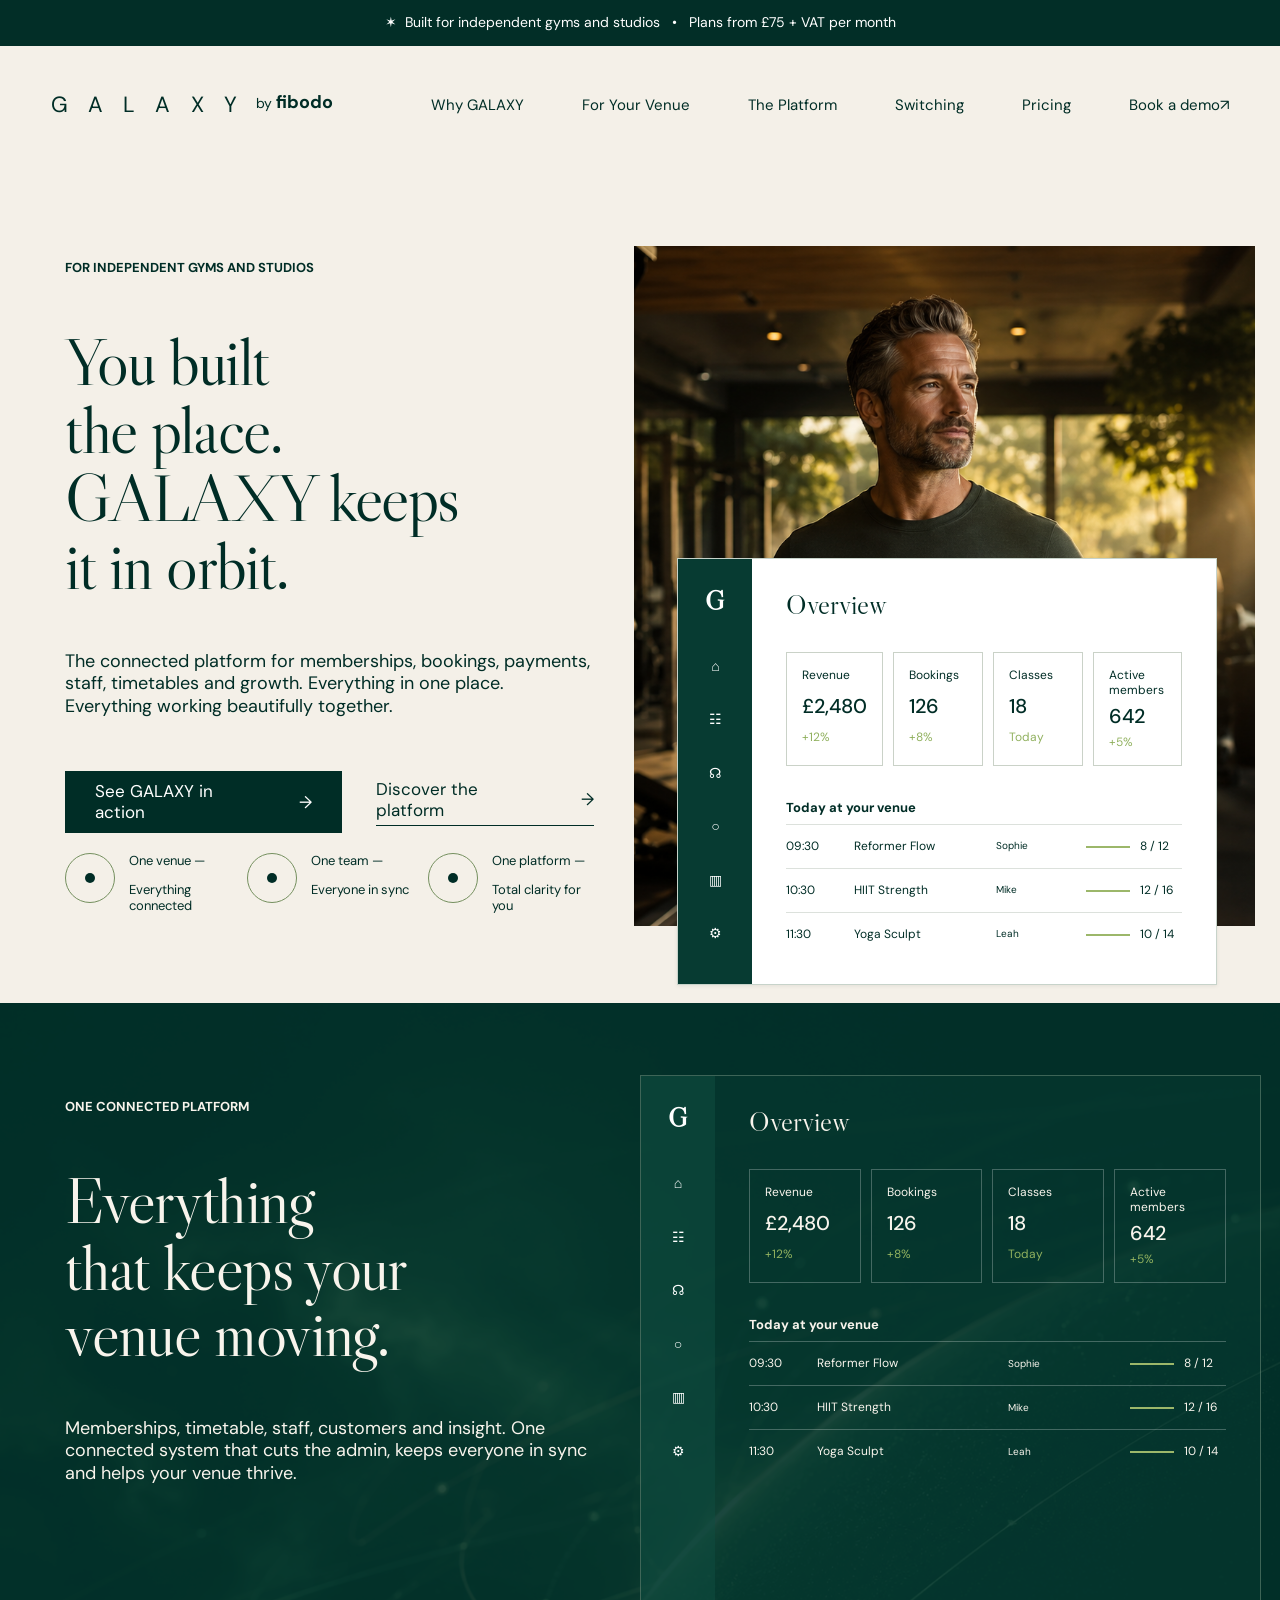
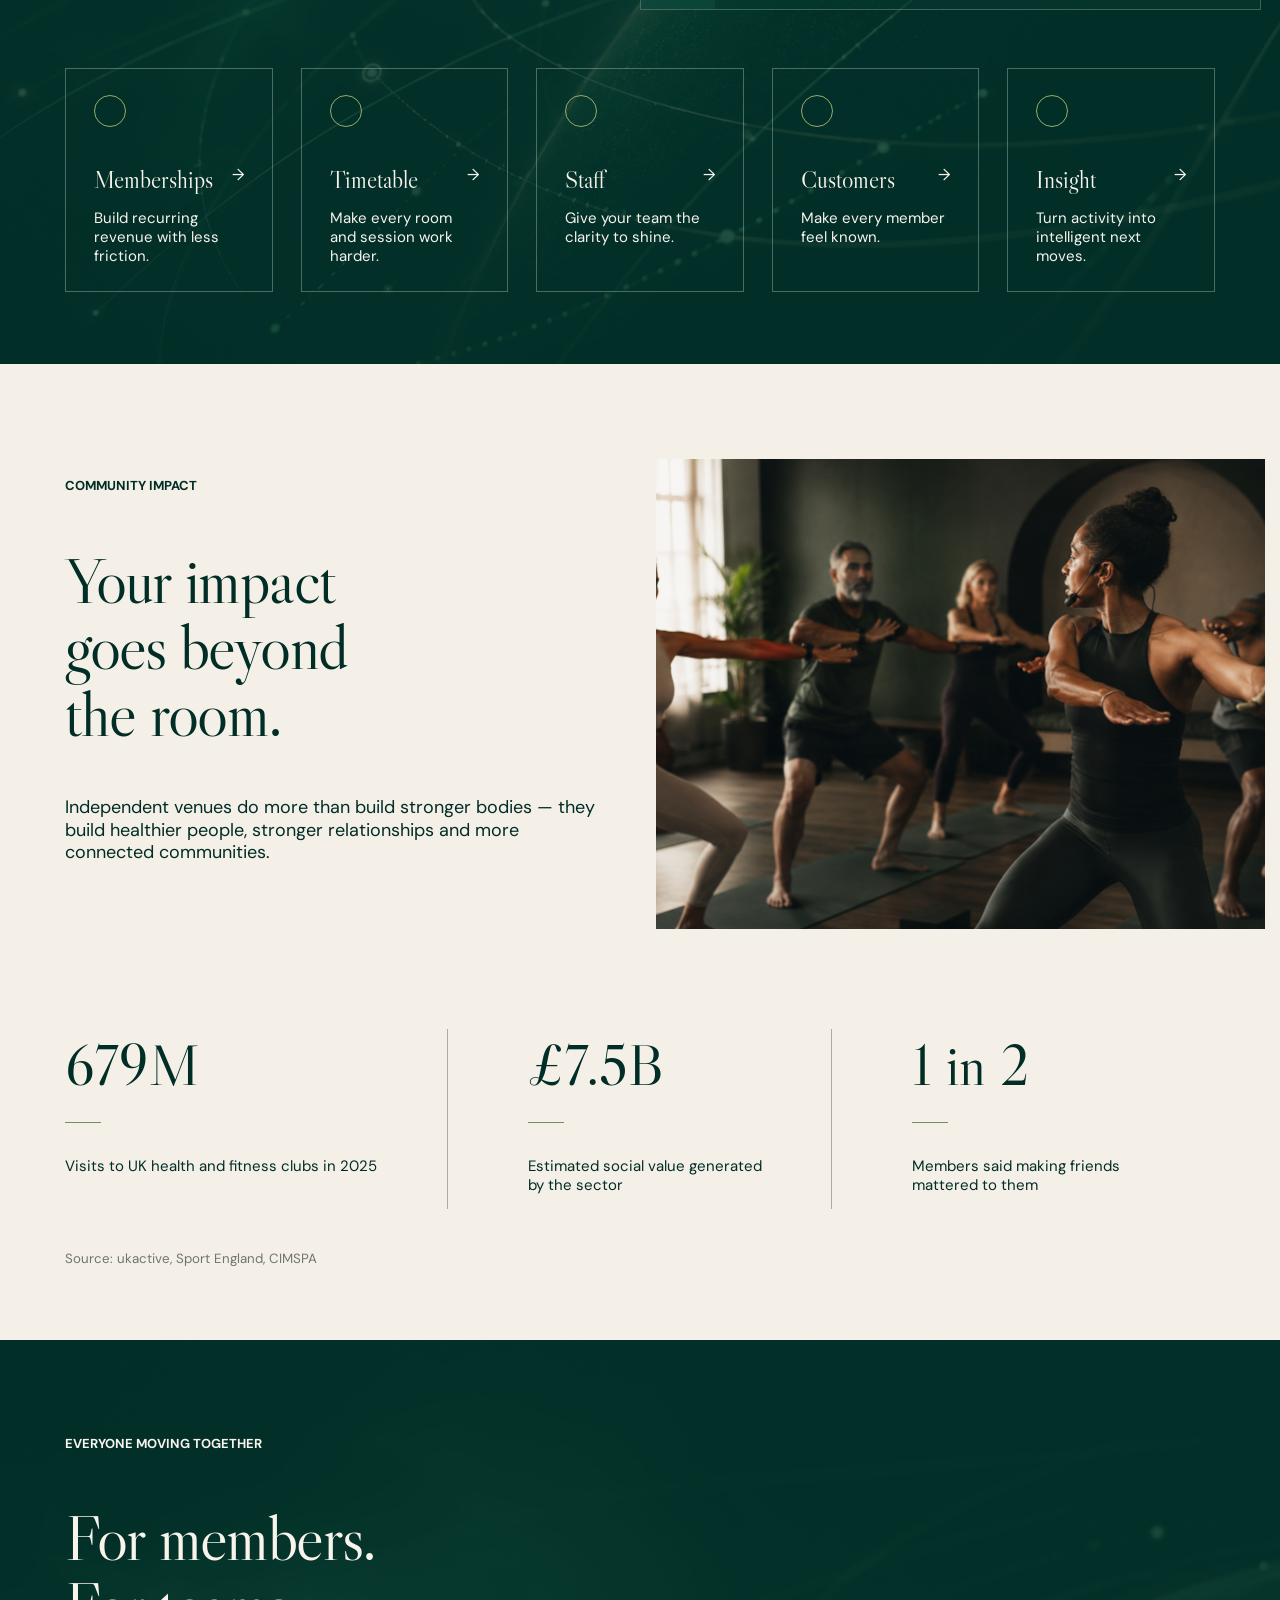
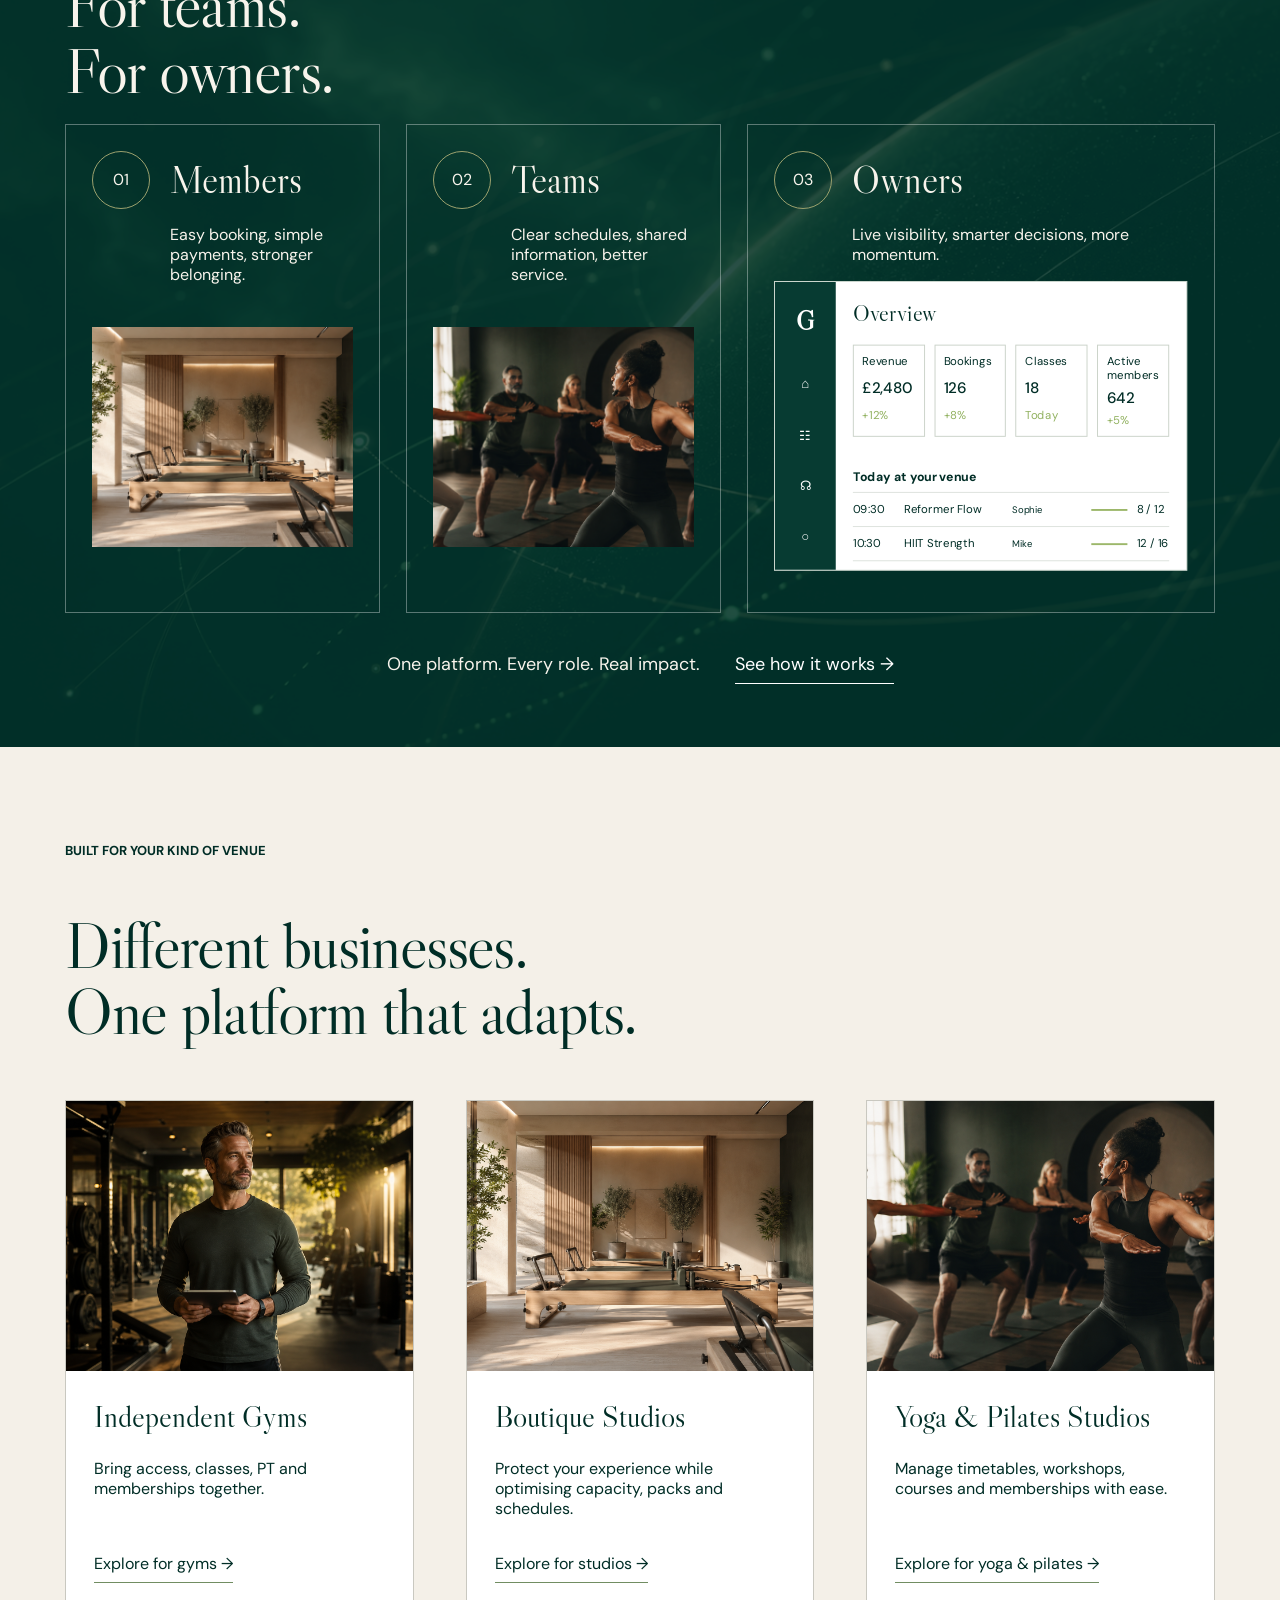
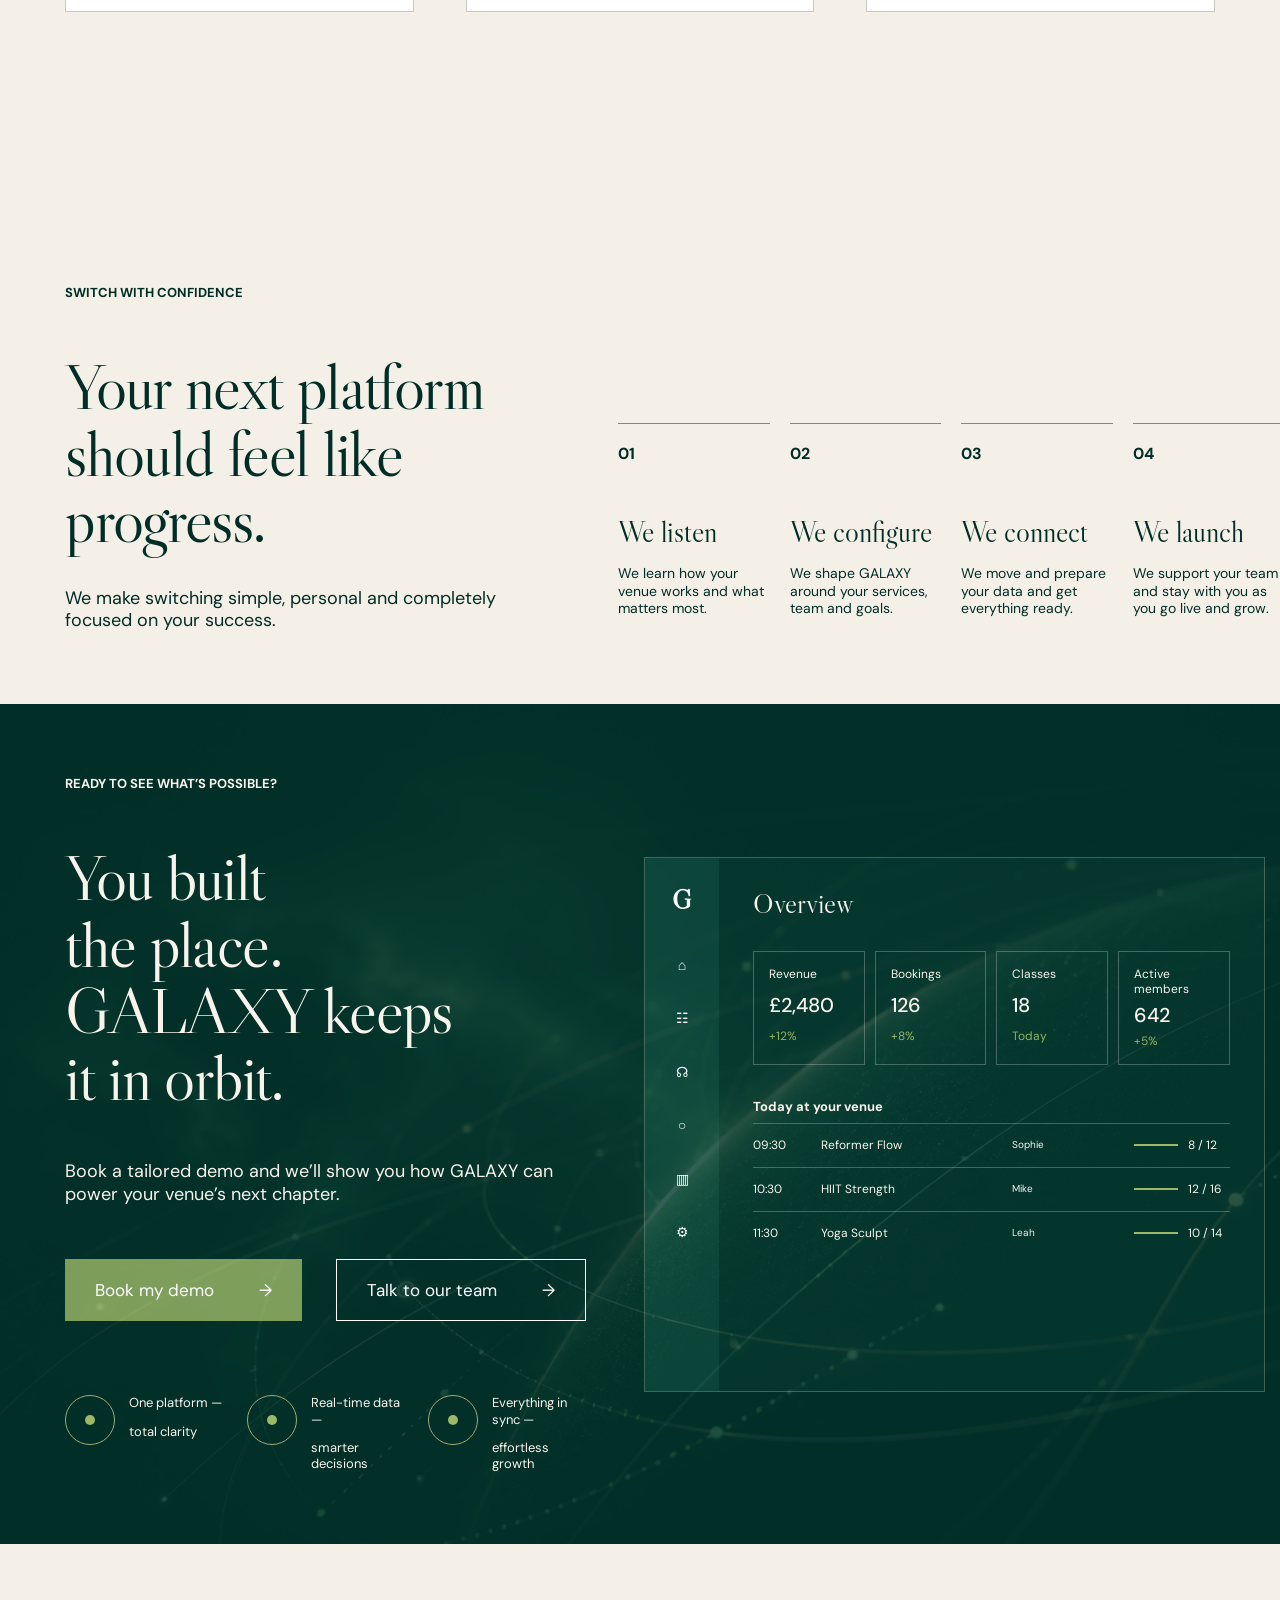
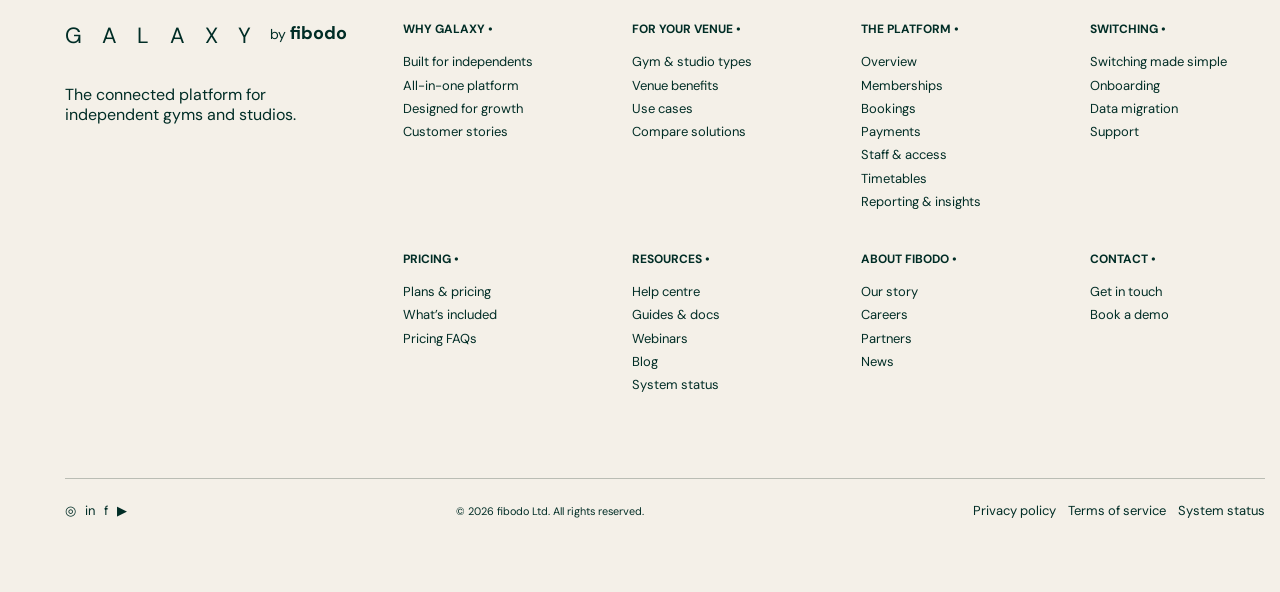
<file: landing-page.html>
<!doctype html>
<html lang="en">
<head>
  <meta charset="utf-8">
  <meta name="viewport" content="width=device-width,initial-scale=1">
  <meta name="description" content="GALAXY by fibodo — the connected platform for independent gyms and studios.">
  <title>GALAXY by fibodo</title>
  <link rel="preconnect" href="https://fonts.googleapis.com">
  <link rel="preconnect" href="https://fonts.gstatic.com" crossorigin>
  <link href="https://fonts.googleapis.com/css2?family=DM+Sans:wght@400;500;600;700&family=Libre+Caslon+Display&display=swap" rel="stylesheet">
  <link rel="stylesheet" href="main.css">
</head>
<body>
<a class="skip" href="#main">Skip to content</a>
<div class="announcement">✶&nbsp; Built for independent gyms and studios &nbsp;&nbsp;•&nbsp;&nbsp; Plans from £75 + VAT per month</div>
<header class="header">
  <a class="logo" href="#top" aria-label="GALAXY home"><span>G A L A X Y</span><small>by <b>fibodo</b></small></a>
  <button class="menu-toggle" aria-expanded="false" aria-controls="nav"><span></span><span></span><span></span></button>
  <nav id="nav">
    <a href="#why">Why GALAXY</a><a href="#venues">For Your Venue</a><a href="#platform">The Platform</a><a href="#switching">Switching</a><a href="#pricing">Pricing</a><a href="#demo">Book a demo↗</a>
  </nav>
</header>
<main id="main">
  <section class="hero light" id="why">
    <div class="hero-copy reveal">
      <p class="eyebrow">FOR INDEPENDENT GYMS AND STUDIOS</p>
      <h1>You built<br>the place.<br>GALAXY keeps<br>it in orbit.</h1>
      <p class="lead">The connected platform for memberships, bookings, payments, staff, timetables and growth. Everything in one place. Everything working beautifully together.</p>
      <div class="actions"><a class="btn dark" href="#demo">See GALAXY in action <span>→</span></a><a class="text-link" href="#platform">Discover the platform <span>→</span></a></div>
      <div class="proof"><div><i></i><span>One venue —<b>Everything connected</b></span></div><div><i></i><span>One team —<b>Everyone in sync</b></span></div><div><i></i><span>One platform —<b>Total clarity for you</b></span></div></div>
    </div>
    <div class="hero-visual reveal">
      <img src="assets/gym-owner.png" alt="Independent gym owner in his venue">
      <div class="dashboard hero-dashboard"><aside><strong>G</strong><span>⌂</span><span>☷</span><span>☊</span><span>○</span><span>▥</span><span>⚙</span></aside><div class="dash-body"><h3>Overview</h3><div class="metrics"><div><small>Revenue</small><b>£2,480</b><em>+12%</em></div><div><small>Bookings</small><b>126</b><em>+8%</em></div><div><small>Classes</small><b>18</b><em>Today</em></div><div><small>Active members</small><b>642</b><em>+5%</em></div></div><h4>Today at your venue</h4><div class="class-row"><time>09:30</time><span>Reformer Flow</span><small>Sophie</small><i></i><b>8 / 12</b></div><div class="class-row"><time>10:30</time><span>HIIT Strength</span><small>Mike</small><i></i><b>12 / 16</b></div><div class="class-row"><time>11:30</time><span>Yoga Sculpt</span><small>Leah</small><i></i><b>10 / 14</b></div></div></div>
    </div>
  </section>

  <section class="platform dark-section orbit" id="platform">
    <div class="platform-top">
      <div class="platform-copy reveal"><p class="eyebrow">ONE CONNECTED PLATFORM</p><h2>Everything<br>that keeps your<br>venue moving.</h2><p class="lead">Memberships, timetable, staff, customers and insight. One connected system that cuts the admin, keeps everyone in sync and helps your venue thrive.</p></div>
      <div class="dashboard dark-dashboard reveal"><aside><strong>G</strong><span>⌂</span><span>☷</span><span>☊</span><span>○</span><span>▥</span><span>⚙</span></aside><div class="dash-body"><h3>Overview</h3><div class="metrics"><div><small>Revenue</small><b>£2,480</b><em>+12%</em></div><div><small>Bookings</small><b>126</b><em>+8%</em></div><div><small>Classes</small><b>18</b><em>Today</em></div><div><small>Active members</small><b>642</b><em>+5%</em></div></div><h4>Today at your venue</h4><div class="class-row"><time>09:30</time><span>Reformer Flow</span><small>Sophie</small><i></i><b>8 / 12</b></div><div class="class-row"><time>10:30</time><span>HIIT Strength</span><small>Mike</small><i></i><b>12 / 16</b></div><div class="class-row"><time>11:30</time><span>Yoga Sculpt</span><small>Leah</small><i></i><b>10 / 14</b></div></div></div>
    </div>
    <div class="feature-row reveal">
      <article><i></i><h3>Memberships</h3><span>→</span><p>Build recurring revenue with less friction.</p></article>
      <article><i></i><h3>Timetable</h3><span>→</span><p>Make every room and session work harder.</p></article>
      <article><i></i><h3>Staff</h3><span>→</span><p>Give your team the clarity to shine.</p></article>
      <article><i></i><h3>Customers</h3><span>→</span><p>Make every member feel known.</p></article>
      <article><i></i><h3>Insight</h3><span>→</span><p>Turn activity into intelligent next moves.</p></article>
    </div>
  </section>

  <section class="impact light">
    <div class="impact-grid">
      <div class="reveal"><p class="eyebrow">COMMUNITY IMPACT</p><h2>Your impact<br>goes beyond<br>the room.</h2><p class="lead">Independent venues do more than build stronger bodies — they build healthier people, stronger relationships and more connected communities.</p></div>
      <div class="impact-image reveal"><img src="assets/group-class.png" alt="Group fitness class in an independent studio"></div>
    </div>
    <div class="stats reveal"><article><strong>679M</strong><i></i><p>Visits to UK health and fitness clubs in 2025</p></article><article><strong>£7.5B</strong><i></i><p>Estimated social value generated by the sector</p></article><article><strong>1 in 2</strong><i></i><p>Members said making friends mattered to them</p></article></div>
    <small class="source">Source: ukactive, Sport England, CIMSPA</small>
  </section>

  <section class="roles dark-section orbit">
    <p class="eyebrow">EVERYONE MOVING TOGETHER</p><h2>For members.<br>For teams.<br>For owners.</h2>
    <div class="role-grid">
      <article class="reveal"><div class="role-title"><b>01</b><h3>Members</h3></div><p>Easy booking, simple payments, stronger belonging.</p><img src="assets/boutique-studio.png" alt="Boutique fitness studio"></article>
      <article class="reveal"><div class="role-title"><b>02</b><h3>Teams</h3></div><p>Clear schedules, shared information, better service.</p><img src="assets/group-class.png" alt="Fitness team leading a class"></article>
      <article class="reveal"><div class="role-title"><b>03</b><h3>Owners</h3></div><p>Live visibility, smarter decisions, more momentum.</p><div class="dashboard mini-dashboard"><aside><strong>G</strong><span>⌂</span><span>☷</span><span>☊</span><span>○</span><span>▥</span><span>⚙</span></aside><div class="dash-body"><h3>Overview</h3><div class="metrics"><div><small>Revenue</small><b>£2,480</b><em>+12%</em></div><div><small>Bookings</small><b>126</b><em>+8%</em></div><div><small>Classes</small><b>18</b><em>Today</em></div><div><small>Active members</small><b>642</b><em>+5%</em></div></div><h4>Today at your venue</h4><div class="class-row"><time>09:30</time><span>Reformer Flow</span><small>Sophie</small><i></i><b>8 / 12</b></div><div class="class-row"><time>10:30</time><span>HIIT Strength</span><small>Mike</small><i></i><b>12 / 16</b></div><div class="class-row"><time>11:30</time><span>Yoga Sculpt</span><small>Leah</small><i></i><b>10 / 14</b></div></div></div></article>
    </div>
    <div class="role-footer">One platform. Every role. Real impact. <a href="#platform">See how it works <span>→</span></a></div>
  </section>

  <section class="venues light" id="venues">
    <p class="eyebrow">BUILT FOR YOUR KIND OF VENUE</p><h2>Different businesses.<br>One platform that adapts.</h2>
    <div class="venue-grid">
      <article class="reveal"><img src="assets/gym-owner.png" alt="Independent gym"><div><h3>Independent Gyms</h3><p>Bring access, classes, PT and memberships together.</p><a href="#demo">Explore for gyms <span>→</span></a></div></article>
      <article class="reveal"><img src="assets/boutique-studio.png" alt="Boutique studio"><div><h3>Boutique Studios</h3><p>Protect your experience while optimising capacity, packs and schedules.</p><a href="#demo">Explore for studios <span>→</span></a></div></article>
      <article class="reveal"><img src="assets/group-class.png" alt="Yoga and Pilates studio"><div><h3>Yoga &amp; Pilates Studios</h3><p>Manage timetables, workshops, courses and memberships with ease.</p><a href="#demo">Explore for yoga &amp; pilates <span>→</span></a></div></article>
    </div>
  </section>

  <section class="switching light" id="switching">
    <div><p class="eyebrow">SWITCH WITH CONFIDENCE</p><h2>Your next platform<br>should feel like progress.</h2><p class="lead">We make switching simple, personal and completely focused on your success.</p></div>
    <div class="steps">
      <article><b>01</b><h3>We listen</h3><p>We learn how your venue works and what matters most.</p></article>
      <article><b>02</b><h3>We configure</h3><p>We shape GALAXY around your services, team and goals.</p></article>
      <article><b>03</b><h3>We connect</h3><p>We move and prepare your data and get everything ready.</p></article>
      <article><b>04</b><h3>We launch</h3><p>We support your team and stay with you as you go live and grow.</p></article>
    </div>
  </section>

  <section class="cta dark-section orbit" id="demo">
    <div class="cta-copy reveal"><p class="eyebrow">READY TO SEE WHAT’S POSSIBLE?</p><h2>You built<br>the place.<br>GALAXY keeps<br>it in orbit.</h2><p class="lead">Book a tailored demo and we’ll show you how GALAXY can power your venue’s next chapter.</p><div class="actions"><a class="btn green" href="mailto:sales@fibodo.com">Book my demo <span>→</span></a><a class="btn outline" href="mailto:sales@fibodo.com">Talk to our team <span>→</span></a></div><div class="proof"><div><i></i><span>One platform —<b>total clarity</b></span></div><div><i></i><span>Real-time data —<b>smarter decisions</b></span></div><div><i></i><span>Everything in sync —<b>effortless growth</b></span></div></div></div>
    <div class="dashboard dark-dashboard reveal"><aside><strong>G</strong><span>⌂</span><span>☷</span><span>☊</span><span>○</span><span>▥</span><span>⚙</span></aside><div class="dash-body"><h3>Overview</h3><div class="metrics"><div><small>Revenue</small><b>£2,480</b><em>+12%</em></div><div><small>Bookings</small><b>126</b><em>+8%</em></div><div><small>Classes</small><b>18</b><em>Today</em></div><div><small>Active members</small><b>642</b><em>+5%</em></div></div><h4>Today at your venue</h4><div class="class-row"><time>09:30</time><span>Reformer Flow</span><small>Sophie</small><i></i><b>8 / 12</b></div><div class="class-row"><time>10:30</time><span>HIIT Strength</span><small>Mike</small><i></i><b>12 / 16</b></div><div class="class-row"><time>11:30</time><span>Yoga Sculpt</span><small>Leah</small><i></i><b>10 / 14</b></div></div></div>
  </section>
</main>
<footer class="footer" id="pricing">
  <div class="footer-brand"><a class="logo" href="#top"><span>G A L A X Y</span><small>by <b>fibodo</b></small></a><p>The connected platform for<br>independent gyms and studios.</p></div>
  <div class="footer-links"><div><b>WHY GALAXY •</b><a>Built for independents</a><a>All-in-one platform</a><a>Designed for growth</a><a>Customer stories</a></div><div><b>FOR YOUR VENUE •</b><a>Gym &amp; studio types</a><a>Venue benefits</a><a>Use cases</a><a>Compare solutions</a></div><div><b>THE PLATFORM •</b><a>Overview</a><a>Memberships</a><a>Bookings</a><a>Payments</a><a>Staff &amp; access</a><a>Timetables</a><a>Reporting &amp; insights</a></div><div><b>SWITCHING •</b><a>Switching made simple</a><a>Onboarding</a><a>Data migration</a><a>Support</a></div><div><b>PRICING •</b><a>Plans &amp; pricing</a><a>What’s included</a><a>Pricing FAQs</a></div><div><b>RESOURCES •</b><a>Help centre</a><a>Guides &amp; docs</a><a>Webinars</a><a>Blog</a><a>System status</a></div><div><b>ABOUT FIBODO •</b><a>Our story</a><a>Careers</a><a>Partners</a><a>News</a></div><div><b>CONTACT •</b><a>Get in touch</a><a>Book a demo</a></div></div>
  <div class="footer-bottom"><span>◎ &nbsp; in &nbsp; f &nbsp; ▶</span><small>© 2026 fibodo Ltd. All rights reserved.</small><span>Privacy policy &nbsp;&nbsp; Terms of service &nbsp;&nbsp; System status</span></div>
</footer>
<script src="main.js"></script>
</body>
</html>
</file>
<file: main.css>
:root{--cream:#f4f0e8;--green:#002d26;--green2:#073b32;--olive:#83a858;--line:#b9c3ab;--white:#f8f4ec;--sans:'DM Sans',sans-serif;--serif:'Libre Caslon Display',serif}*{box-sizing:border-box}html{scroll-behavior:smooth}body{margin:0;background:var(--cream);color:var(--green);font-family:var(--sans);line-height:1.25}.skip{position:fixed;left:-999px;top:10px;z-index:100;background:#fff;padding:12px}.skip:focus{left:10px}.announcement{height:46px;background:#022e27;color:#fff;display:flex;justify-content:center;align-items:center;font-size:14px}.header{height:118px;padding:0 4vw;display:flex;align-items:center;justify-content:space-between;background:var(--cream);position:relative;z-index:10}.logo{color:inherit;text-decoration:none;display:flex;align-items:flex-start;gap:12px}.logo span{font-size:22px;letter-spacing:.32em}.logo small{font-size:14px;line-height:1.3}.logo b{font-size:18px}.header nav{display:flex;gap:58px;align-items:center}.header nav a{color:var(--green);text-decoration:none;font-size:15px}.menu-toggle{display:none;background:none;border:0}.menu-toggle span{display:block;width:25px;height:2px;background:var(--green);margin:5px}.light,.dark-section,.switching,.footer{padding:72px 5.1vw}.hero{min-height:820px;display:grid;grid-template-columns:46% 54%;gap:40px;align-items:start}.eyebrow{font-size:13px;font-weight:700;margin:24px 0 52px}.hero h1,.light h2,.dark-section h2,.switching h2{font-family:var(--serif);font-weight:400;letter-spacing:-.025em;line-height:1.02;margin:0}.hero h1{font-size:clamp(58px,5.2vw,86px);max-width:620px}.lead{font-size:18px;max-width:620px;margin:50px 0 0}.actions{display:flex;gap:34px;align-items:center;margin-top:54px}.btn,.text-link{min-height:62px;padding:0 30px;display:inline-flex;align-items:center;justify-content:space-between;gap:45px;text-decoration:none;font-size:17px}.btn.dark{background:var(--green);color:#fff}.text-link{color:var(--green);border-bottom:1px solid var(--green);padding:0 0 4px;min-height:auto}.proof{display:grid;grid-template-columns:repeat(3,1fr);gap:16px;margin-top:20px}.proof>div{display:flex;gap:14px;align-items:flex-start;font-size:13px}.proof i{width:50px;height:50px;border:1px solid #75905f;border-radius:50%;position:relative;flex:0 0 auto}.proof i:after{content:"";width:10px;height:10px;border-radius:50%;background:var(--green);position:absolute;inset:0;margin:auto}.proof span{display:grid;gap:12px}.proof b{font-weight:400}.hero-visual{position:relative;min-height:680px;padding-top:10px}.hero-visual>img{width:100%;height:680px;object-fit:cover}.dashboard{display:grid;grid-template-columns:74px 1fr;border:1px solid rgba(132,157,137,.45);background:#fff;color:var(--green);overflow:hidden}.hero-dashboard{position:absolute;left:7%;right:6%;bottom:-54px;min-height:374px;box-shadow:0 1px 4px rgba(0,0,0,.08)}.dashboard aside{background:#073b32;color:#fff;display:flex;flex-direction:column;align-items:center;gap:36px;padding:24px 0;font-size:14px}.dashboard aside strong{font-family:var(--serif);font-size:28px;margin-bottom:4px}.dash-body{padding:28px 34px}.dash-body h3{font-family:var(--serif);font-weight:400;font-size:28px;margin:0 0 30px}.metrics{display:grid;grid-template-columns:repeat(4,1fr);gap:10px}.metrics>div{border:1px solid #cad2c8;padding:15px;min-height:90px;display:grid;gap:6px}.metrics small{font-size:12px}.metrics b{font-size:20px;font-weight:500}.metrics em{font-style:normal;color:#91b15f;font-size:12px}.dash-body h4{font-size:13px;margin:34px 0 8px}.class-row{display:grid;grid-template-columns:58px 1.3fr .8fr 44px 42px;gap:10px;align-items:center;padding:14px 0;border-top:1px solid #dce1dc;font-size:12px}.class-row i{height:2px;background:#9cb76a}.class-row b{font-weight:400}.dark-section{background:var(--green);color:var(--white);position:relative;overflow:hidden}.orbit:before{content:"";position:absolute;inset:0;background:url('assets/orbit-texture.png') center/cover no-repeat;opacity:.16;mix-blend-mode:screen;pointer-events:none}.platform-top,.role-grid,.cta{position:relative;z-index:1}.platform-top{display:grid;grid-template-columns:46% 54%;gap:46px;align-items:start}.dark-section h2,.light h2,.switching h2{font-size:clamp(54px,5.1vw,82px)}.platform .lead{max-width:560px}.dark-dashboard{background:rgba(8,60,51,.42);color:var(--white);min-height:535px}.dark-dashboard aside{background:rgba(15,77,65,.55)}.dark-dashboard .metrics>div,.dark-dashboard .class-row{border-color:rgba(255,255,255,.25)}.feature-row{display:grid;grid-template-columns:repeat(5,1fr);gap:28px;margin-top:58px;position:relative;z-index:1}.feature-row article{border:1px solid rgba(210,220,206,.35);padding:26px 28px;min-height:180px}.feature-row i{display:block;width:32px;height:32px;border:1px solid #98aa69;border-radius:50%;margin-bottom:38px}.feature-row h3{font-family:var(--serif);font-size:24px;font-weight:400;margin:0;display:inline}.feature-row span{float:right}.feature-row p{font-size:15px;margin:14px 0 0}.impact{padding-top:90px}.impact-grid{display:grid;grid-template-columns:47% 53%;gap:50px}.impact-image{padding-top:5px}.impact-image img{width:100%;height:470px;object-fit:cover}.stats{display:grid;grid-template-columns:repeat(3,1fr);margin-top:95px}.stats article{padding:0 60px 0 0;border-right:1px solid #aaa}.stats article+article{padding-left:80px}.stats article:last-child{border:0}.stats strong{font-family:var(--serif);font-size:58px;font-weight:400}.stats i{display:block;width:36px;height:1px;background:#76905d;margin:20px 0 34px}.stats p{font-size:15px;max-width:320px}.source{display:block;margin-top:42px;color:#6e766d}.roles .eyebrow{position:relative;z-index:1}.roles>h2{position:relative;z-index:1;max-width:700px}.role-grid{display:grid;grid-template-columns:repeat(3,1fr);gap:26px;margin-top:20px}.role-grid article{border:1px solid rgba(255,255,255,.35);padding:26px;min-height:430px}.role-title{display:flex;align-items:center;gap:20px}.role-title b{width:58px;height:58px;border:1px solid #9ba16e;border-radius:50%;display:grid;place-items:center;font-weight:400}.role-title h3{font-family:var(--serif);font-size:38px;font-weight:400;margin:0}.role-grid article>p{margin-left:78px;max-width:280px}.role-grid img{width:100%;height:220px;object-fit:cover;margin-top:26px}.mini-dashboard{margin-top:16px;grid-template-columns:64px 1fr;transform:scale(.95);transform-origin:top left;width:105%;height:305px}.mini-dashboard .dash-body{padding:18px}.mini-dashboard .dash-body h3{font-size:24px;margin-bottom:18px}.mini-dashboard .metrics>div{padding:9px;min-height:70px}.mini-dashboard .metrics b{font-size:16px}.mini-dashboard .class-row{grid-template-columns:44px 1fr .7fr 38px 34px;padding:10px 0}.role-footer{text-align:center;font-size:18px;position:relative;z-index:1;margin-top:40px}.role-footer a{color:#fff;margin-left:30px;text-decoration:none;border-bottom:1px solid #fff;padding-bottom:7px}.venues>h2{margin-bottom:55px}.venue-grid{display:grid;grid-template-columns:repeat(3,1fr);gap:52px}.venue-grid article{background:#fff;border:1px solid #c9c8c0}.venue-grid img{width:100%;height:270px;object-fit:cover}.venue-grid article>div{padding:22px 28px 28px;min-height:235px;display:flex;flex-direction:column}.venue-grid h3{font-family:var(--serif);font-size:30px;font-weight:400;margin:0 0 24px}.venue-grid p{margin:0;max-width:360px}.venue-grid a{margin-top:auto;color:var(--green);text-decoration:none;border-bottom:1px solid #718d62;padding-bottom:8px;width:max-content}.switching{display:grid;grid-template-columns:42% 58%;gap:70px;align-items:end;min-height:620px}.switching .lead{margin-top:34px}.steps{display:grid;grid-template-columns:repeat(4,1fr);gap:20px}.steps article{border-top:1px solid #78926a;padding-top:20px}.steps b{font-size:16px}.steps h3{font-family:var(--serif);font-size:29px;font-weight:400;margin:50px 0 15px}.steps p{font-size:14px}.cta{display:grid;grid-template-columns:46% 54%;gap:50px;align-items:center;min-height:780px}.cta .eyebrow{margin-top:0}.cta h2{font-size:clamp(60px,5.1vw,84px)}.cta .lead{max-width:520px}.btn.green{background:#7c9c59;color:white}.btn.outline{border:1px solid #fff;color:#fff}.cta .proof{margin-top:74px}.cta .proof i{border-color:#a0aa72}.cta .proof i:after{background:#9bb966}.footer{background:var(--cream);padding-top:78px}.footer{display:grid;grid-template-columns:25% 75%;gap:50px}.footer-brand p{margin-top:35px;font-size:16px}.footer-links{display:grid;grid-template-columns:repeat(4,1fr);gap:42px 55px}.footer-links div{display:flex;flex-direction:column;gap:7px}.footer-links b{font-size:12px;margin-bottom:10px}.footer-links a{font-size:13px;color:var(--green);text-decoration:none}.footer-bottom{grid-column:1/-1;border-top:1px solid #babdb4;margin-top:35px;padding-top:24px;display:flex;justify-content:space-between;align-items:center;font-size:13px}.reveal{opacity:0;transform:translateY(22px);transition:.7s ease}.reveal.visible{opacity:1;transform:none}@media(max-width:1050px){.header nav{display:none;position:absolute;top:100%;left:0;right:0;background:var(--cream);padding:20px 5vw;flex-direction:column;align-items:flex-start;gap:20px}.header nav.open{display:flex}.menu-toggle{display:block}.hero,.platform-top,.impact-grid,.cta,.switching{grid-template-columns:1fr}.hero{padding-top:35px}.hero-visual{margin-top:20px}.feature-row{grid-template-columns:repeat(2,1fr)}.role-grid,.venue-grid{grid-template-columns:1fr}.stats{grid-template-columns:1fr}.stats article,.stats article+article{padding:30px 0;border-right:0;border-bottom:1px solid #aaa}.steps{grid-template-columns:repeat(2,1fr)}.footer{grid-template-columns:1fr}.footer-links{grid-template-columns:repeat(3,1fr)}.hero-dashboard{left:3%;right:3%}.dashboard{overflow:auto}}@media(max-width:650px){.announcement{font-size:11px;text-align:center;padding:0 12px}.header{height:92px}.logo span{font-size:16px}.light,.dark-section,.switching,.footer{padding:58px 22px}.hero h1,.light h2,.dark-section h2,.switching h2{font-size:48px}.hero-visual>img{height:430px}.hero-dashboard{position:relative;left:auto;right:auto;bottom:auto;margin-top:-30px}.dashboard{grid-template-columns:48px minmax(590px,1fr)}.dashboard aside{gap:25px}.proof{grid-template-columns:1fr}.actions{align-items:flex-start;flex-direction:column}.feature-row{grid-template-columns:1fr}.role-grid{grid-template-columns:1fr}.venue-grid{grid-template-columns:1fr}.steps{grid-template-columns:1fr}.footer-links{grid-template-columns:repeat(2,1fr)}.footer-bottom{flex-direction:column;align-items:flex-start;gap:12px}.impact-image img{height:320px}}
</file>
<file: core-sections.css>
/* New GALAXY sections, translated into the GALAXY visual system. */
.section-panel{padding:96px 5.1vw}
.section-panel>.container{width:min(1440px,100%);margin:0 auto}
.section-panel h2,.section-panel h3{font-family:var(--serif);font-weight:400;letter-spacing:-.025em}
.section-panel .eyebrow{display:block;margin:0 0 38px;text-transform:uppercase;letter-spacing:.08em}
.section-panel .btn{border:0;cursor:pointer;transition:background-color .2s,color .2s,border-color .2s,transform .2s}
.section-panel .btn:hover,.section-panel .btn:focus-visible{transform:translateY(-2px)}
.section-break{border-top:1px solid rgba(0,45,38,.18)}

/* Package explainer */
.package-explainer{position:relative;overflow:hidden;background:var(--cream);color:var(--green)}
.package-explainer-bg{position:absolute;inset:0;pointer-events:none;background:radial-gradient(circle at 91% 7%,rgba(131,168,88,.18),transparent 27%),linear-gradient(115deg,transparent 0 69%,rgba(0,45,38,.035) 69% 70%,transparent 70%)}
.package-explainer-wrap{position:relative;z-index:1}
.package-explainer-top{display:grid;grid-template-columns:minmax(0,1.7fr) minmax(280px,.7fr);gap:8vw;align-items:end}
.package-explainer-copy h2{max-width:900px;margin:0;font-size:clamp(52px,5vw,80px);line-height:1.02}
.package-explainer-copy>p{max-width:700px;margin:38px 0 0;font-size:18px;line-height:1.55}
.package-explainer-panel{min-height:260px;padding:34px;border:1px solid rgba(248,244,236,.28);background:var(--green);color:var(--white);display:flex;flex-direction:column;justify-content:flex-end;position:relative}
.package-explainer-panel:before{content:"";position:absolute;top:30px;right:30px;width:44px;height:44px;border:1px solid var(--olive);border-radius:50%}
.package-explainer-panel span{font-size:12px;font-weight:700;letter-spacing:.1em;text-transform:uppercase}
.package-explainer-panel strong{font-family:var(--serif);font-size:72px;font-weight:400;line-height:1;margin:24px 0 12px}
.package-explainer-panel p{margin:0;max-width:270px;color:rgba(248,244,236,.72);font-size:14px;line-height:1.45}
.package-explainer-grid{display:grid;grid-template-columns:repeat(5,minmax(0,1fr));margin-top:72px;border-top:1px solid var(--line);border-left:1px solid var(--line)}
.explainer-card{min-height:330px;padding:28px 25px;display:flex;flex-direction:column;border-right:1px solid var(--line);border-bottom:1px solid var(--line);background:rgba(255,255,255,.23);transition:background-color .2s,transform .2s}
.explainer-card:hover{background:rgba(255,255,255,.6);transform:translateY(-4px)}
.explainer-icon,.tile-icon{width:52px;height:52px;border:1px solid var(--olive);border-radius:50%;display:grid;place-items:center;color:var(--green)}
.explainer-icon svg,.tile-icon svg{width:24px;height:24px;fill:none;stroke:currentColor;stroke-width:1.4;stroke-linecap:round;stroke-linejoin:round}
.explainer-card h3{font-size:29px;margin:38px 0 16px}
.explainer-card p{margin:0;font-size:14px;line-height:1.5;color:rgba(0,45,38,.72)}
.explainer-card small{display:block;margin-top:auto;padding-top:30px;font-size:12px;font-weight:700}
.explainer-learn-more{margin:16px 0 0;padding:0 0 6px;width:max-content;border:0;border-bottom:1px solid var(--green);background:none;color:inherit;font:600 13px var(--sans);cursor:pointer}
.package-explainer-footer{display:flex;justify-content:space-between;gap:50px;align-items:center;margin-top:42px;padding-top:32px;border-top:1px solid var(--line)}
.package-explainer-footer p{max-width:760px;margin:0;line-height:1.5}
.btn-outline-lime{flex:0 0 auto;border:1px solid var(--green)!important;color:var(--green);background:transparent}

/* Package detail modal */
.package-modal[hidden]{display:none}
.package-modal{position:fixed;inset:0;z-index:1000;display:grid;place-items:center;padding:24px}
.package-modal-backdrop{position:absolute;inset:0;background:rgba(0,25,21,.72);backdrop-filter:blur(4px)}
.package-modal-panel{position:relative;z-index:1;width:min(560px,100%);max-height:90vh;overflow:auto;padding:48px;background:var(--cream);border:1px solid var(--line);box-shadow:0 24px 80px rgba(0,0,0,.24)}
.package-modal-close{position:absolute;top:18px;right:20px;border:0;background:none;color:var(--green);font-size:30px;cursor:pointer}
.package-modal-kicker{font-size:12px;font-weight:700;letter-spacing:.1em;text-transform:uppercase}
.package-modal-panel h3{margin:26px 0 18px;font-size:48px}
.package-modal-panel p,.package-modal-list{line-height:1.55}
.package-modal-cta{display:inline-flex;margin-top:22px;padding-bottom:7px;border-bottom:1px solid var(--green);color:var(--green);font-weight:600;text-decoration:none}

/* Interactive package builder */
.core-five-builder{position:relative;overflow:hidden;background:var(--green);color:var(--white);border-color:rgba(248,244,236,.18)}
.core-five-builder:before{content:"";position:absolute;inset:0;background:url('assets/orbit-texture.png') center/cover no-repeat;opacity:.13;mix-blend-mode:screen;pointer-events:none}
.core-five-builder>.container{position:relative;z-index:1}
.core-five-copy{display:grid;grid-template-columns:minmax(0,1fr) minmax(300px,.55fr);column-gap:8vw;align-items:end}
.core-five-copy .eyebrow{grid-column:1/-1;color:var(--white)}
.core-five-copy h2{margin:0;font-size:clamp(54px,5.1vw,82px);line-height:1.02}
.core-five-copy p{margin:0;color:rgba(248,244,236,.72);font-size:17px;line-height:1.55}
.core-five-grid{display:grid;grid-template-columns:repeat(5,minmax(0,1fr));margin-top:70px;border-top:1px solid rgba(248,244,236,.3);border-left:1px solid rgba(248,244,236,.3)}
.core-package-tile{position:relative;min-height:340px;padding:25px;display:flex;flex-direction:column;overflow:hidden;border-right:1px solid rgba(248,244,236,.3);border-bottom:1px solid rgba(248,244,236,.3);cursor:pointer;outline:0;transition:background-color .2s,transform .2s}
.core-package-tile:hover,.core-package-tile:focus-visible{background:rgba(248,244,236,.07);transform:translateY(-4px)}
.core-package-tile.is-selected{background:var(--white);color:var(--green)}
.tile-glow{display:none}
.tile-top{display:flex;justify-content:space-between;align-items:flex-start}
.core-package-tile .tile-icon{border-color:var(--olive);color:inherit}
.tile-state{padding:7px 12px;border:1px solid currentColor;border-radius:999px;font-size:11px;font-weight:700;text-transform:uppercase;letter-spacing:.06em}
.core-package-tile.is-selected .tile-state{background:var(--green);color:var(--white);border-color:var(--green)}
.tile-kicker{display:block;margin-top:46px;font-size:11px;font-weight:700;letter-spacing:.08em;text-transform:uppercase;color:rgba(248,244,236,.6)}
.core-package-tile.is-selected .tile-kicker{color:rgba(0,45,38,.58)}
.core-package-tile h3{margin:12px 0 16px;font-size:30px}
.core-package-tile p{margin:0;color:rgba(248,244,236,.72);font-size:14px;line-height:1.5}
.core-package-tile.is-selected p{color:rgba(0,45,38,.72)}
.core-package-tile input{position:absolute;opacity:0;pointer-events:none}
.core-builder-bottom{display:grid;grid-template-columns:minmax(300px,.72fr) minmax(0,1.28fr);gap:28px;margin-top:50px}
.core-price-panel,.bundle-value-panel{padding:38px}
.core-price-panel{background:var(--cream);color:var(--green)}
.price-panel-top{display:flex;justify-content:space-between;align-items:center}
.price-panel-top .eyebrow,.bundle-value-panel .eyebrow{margin:0}
.package-count{width:54px;height:54px;border:1px solid var(--line);border-radius:50%;display:grid;place-items:center;font-size:13px}
.price-total{display:flex;align-items:end;gap:10px;margin-top:30px}
.price-total>strong{font-family:var(--serif);font-size:78px;font-weight:400;line-height:.9}
.price-total>span{padding-bottom:7px;font-size:14px}
.core-price-panel>p{min-height:48px;margin:24px 0 30px;color:rgba(0,45,38,.7);line-height:1.5}
.price-stack{border-top:1px solid var(--line)}
.price-stack>div{display:flex;justify-content:space-between;padding:12px 0;border-bottom:1px solid var(--line);font-size:13px}
.bundle-progress{height:5px;margin:25px 0;background:rgba(0,45,38,.12);overflow:hidden}
.bundle-progress i{display:block;width:0;height:100%;background:var(--olive);transition:width .35s ease}
.price-actions{display:flex;gap:10px}
.core-mini-action{min-height:42px;padding:0 17px;border:1px solid var(--green);background:transparent;color:var(--green);font:600 12px var(--sans);cursor:pointer}
.core-mini-action.is-dark{background:var(--green);color:var(--white)}
.core-price-cta{width:100%;margin-top:26px;background:var(--olive);color:#fff}
.price-note{display:block;margin-top:15px;color:rgba(0,45,38,.56);font-size:11px;line-height:1.4}
.bundle-value-panel{border:1px solid rgba(248,244,236,.3);background:rgba(7,59,50,.64)}
.bundle-value-panel h3{max-width:650px;margin:30px 0 16px;font-size:clamp(38px,3.4vw,58px);line-height:1.03}
.bundle-value-panel>p{max-width:680px;color:rgba(248,244,236,.7);line-height:1.5}
.bundle-rate-grid{display:grid;grid-template-columns:repeat(3,1fr);margin-top:38px;border-top:1px solid rgba(248,244,236,.25);border-left:1px solid rgba(248,244,236,.25)}
.bundle-rate{min-height:94px;padding:18px;display:flex;flex-direction:column;justify-content:space-between;border-right:1px solid rgba(248,244,236,.25);border-bottom:1px solid rgba(248,244,236,.25)}
.bundle-rate span{font-size:12px;color:rgba(248,244,236,.66)}
.bundle-rate strong{font-family:var(--serif);font-size:28px;font-weight:400}
.bundle-rate.is-highlight{background:rgba(131,168,88,.16)}
.bundle-rate.is-best{background:var(--olive);color:#fff}
.bundle-rate.is-best span{color:#fff}
.bundle-value-note{display:grid;gap:5px;margin-top:28px;padding-top:24px;border-top:1px solid rgba(248,244,236,.25)}
.bundle-value-note span{color:rgba(248,244,236,.65);font-size:13px}
.is-price-pulse{animation:price-pulse .45s ease}
@keyframes price-pulse{50%{color:var(--olive)}}

/* Closing price section */
.final-cta{background:var(--cream);color:var(--green)}
.final-grid{display:grid;grid-template-columns:minmax(0,1.3fr) minmax(310px,.7fr);gap:8vw;align-items:center}
.final-grid h2{max-width:850px;margin:0;font-size:clamp(54px,5.1vw,82px);line-height:1.02}
.final-grid h2 em{display:block;color:var(--olive);font-style:normal}
.section-copy{max-width:680px;margin:38px 0 0;font-size:18px;line-height:1.55}
.hero-actions{display:flex;flex-wrap:wrap;gap:14px;margin-top:42px}
.btn-primary{background:var(--green);color:#fff}
.btn-ghost{border:1px solid var(--green)!important;color:var(--green);background:transparent}
.price-card{padding:40px;background:var(--green);color:var(--white);border:1px solid rgba(248,244,236,.3)}
.price-card>span{font-size:12px;font-weight:700;letter-spacing:.1em;text-transform:uppercase}
.price-card>strong{display:block;margin:32px 0 25px;font-family:var(--serif);font-size:72px;font-weight:400;line-height:1}
.price-card>strong small{font-family:var(--sans);font-size:14px}
.price-card p{color:rgba(248,244,236,.72);line-height:1.5}
.price-card ul{padding:24px 0;margin:26px 0;list-style:none;border-top:1px solid rgba(248,244,236,.24);border-bottom:1px solid rgba(248,244,236,.24)}
.price-card li{position:relative;padding:8px 0 8px 24px;font-size:14px}
.price-card li:before{content:"";position:absolute;left:0;top:14px;width:8px;height:8px;border-radius:50%;background:var(--olive)}
.price-card .btn-primary{width:100%;background:var(--olive)}

@media(max-width:1100px){
  .package-explainer-grid,.core-five-grid{grid-template-columns:repeat(3,1fr)}
  .package-explainer-top,.core-five-copy,.final-grid{gap:50px}
}
@media(max-width:800px){
  .section-panel{padding:72px 5.1vw}
  .package-explainer-top,.core-five-copy,.core-builder-bottom,.final-grid{grid-template-columns:1fr}
  .package-explainer-panel{min-height:220px}
  .package-explainer-grid,.core-five-grid{grid-template-columns:repeat(2,1fr);margin-top:50px}
  .package-explainer-footer{align-items:flex-start;flex-direction:column}
  .bundle-rate-grid{grid-template-columns:repeat(2,1fr)}
}
@media(max-width:520px){
  .hero,.platform-top,.role-grid,.cta{min-width:0}
  .hero>*,.platform-top>*,.role-grid>*,.cta>*{min-width:0}
  .role-grid,.role-grid article{min-width:0}
  .role-grid article{overflow:hidden}
  .mini-dashboard{width:100%;transform:none}
  .section-panel{padding:58px 22px}
  .package-explainer-copy h2,.core-five-copy h2,.final-grid h2{font-size:46px}
  .package-explainer-grid,.core-five-grid{grid-template-columns:1fr}
  .explainer-card,.core-package-tile{min-height:290px}
  .core-price-panel,.bundle-value-panel,.price-card,.package-modal-panel{padding:28px}
  .bundle-rate-grid{grid-template-columns:1fr 1fr}
  .hero-actions{align-items:stretch;flex-direction:column}
  .hero-actions .btn{width:100%}
}
</file>
<file: footer.css>
.site-logo {
  display: block;
  width: clamp(230px, 19vw, 330px);
  line-height: 0;
}

.site-logo img {
  display: block;
  width: 100%;
  height: auto;
}

.fibodo-footer {
  background: #073f36;
  color: #f8f4ec;
  padding: 72px 5.1vw 28px;
}

.fibodo-footer .container {
  width: min(1440px, 100%);
  margin: 0 auto;
}

.fibodo-footer__grid {
  display: grid;
  grid-template-columns: minmax(280px, 1.7fr) repeat(3, minmax(150px, 1fr));
  gap: 48px;
}

.fibodo-footer__logo {
  display: block;
  width: min(360px, 100%);
  padding: 15px;
  background: #f4f0e8;
  line-height: 0;
}

.fibodo-footer__logo img {
  display: block;
  width: 100%;
  height: auto;
}

.fibodo-footer__social,
.fibodo-footer__links {
  list-style: none;
  padding: 0;
  margin: 0;
}

.fibodo-footer__social {
  display: flex;
  gap: 12px;
  margin-top: 28px;
}

.fibodo-footer__social a {
  width: 42px;
  height: 42px;
  display: grid;
  place-items: center;
  border: 1px solid rgba(248, 244, 236, .45);
  border-radius: 50%;
  color: inherit;
  transition: background-color .2s ease, color .2s ease, border-color .2s ease;
}

.fibodo-footer__social a:hover,
.fibodo-footer__social a:focus-visible {
  background: #86b968;
  border-color: #86b968;
  color: #073f36;
}

.fibodo-footer__social svg {
  width: 18px;
  height: 18px;
  fill: currentColor;
}

.fibodo-footer__heading {
  margin: 0 0 24px;
  font-size: 13px;
  font-weight: 700;
  letter-spacing: .11em;
  text-transform: uppercase;
}

.fibodo-footer__links {
  display: grid;
  gap: 12px;
}

.fibodo-footer__links a {
  color: rgba(248, 244, 236, .78);
  font-size: 14px;
  text-decoration: none;
  transition: color .2s ease;
}

.fibodo-footer__links a:hover,
.fibodo-footer__links a:focus-visible {
  color: #86b968;
}

.fibodo-footer__bar {
  margin-top: 58px;
  padding-top: 24px;
  border-top: 1px solid rgba(248, 244, 236, .25);
}

.fibodo-footer__copy {
  margin: 0;
  color: rgba(248, 244, 236, .65);
  font-size: 13px;
}

@media (max-width: 980px) {
  .fibodo-footer__grid {
    grid-template-columns: repeat(3, 1fr);
  }

  .fibodo-footer__brand {
    grid-column: 1 / -1;
  }
}

@media (max-width: 650px) {
  .site-logo {
    width: 210px;
  }

  .fibodo-footer {
    padding: 54px 22px 24px;
  }

  .fibodo-footer__grid {
    grid-template-columns: 1fr 1fr;
    gap: 38px 24px;
  }

  .fibodo-footer__brand,
  .fibodo-footer__col--legal {
    grid-column: 1 / -1;
  }
}
</file>
